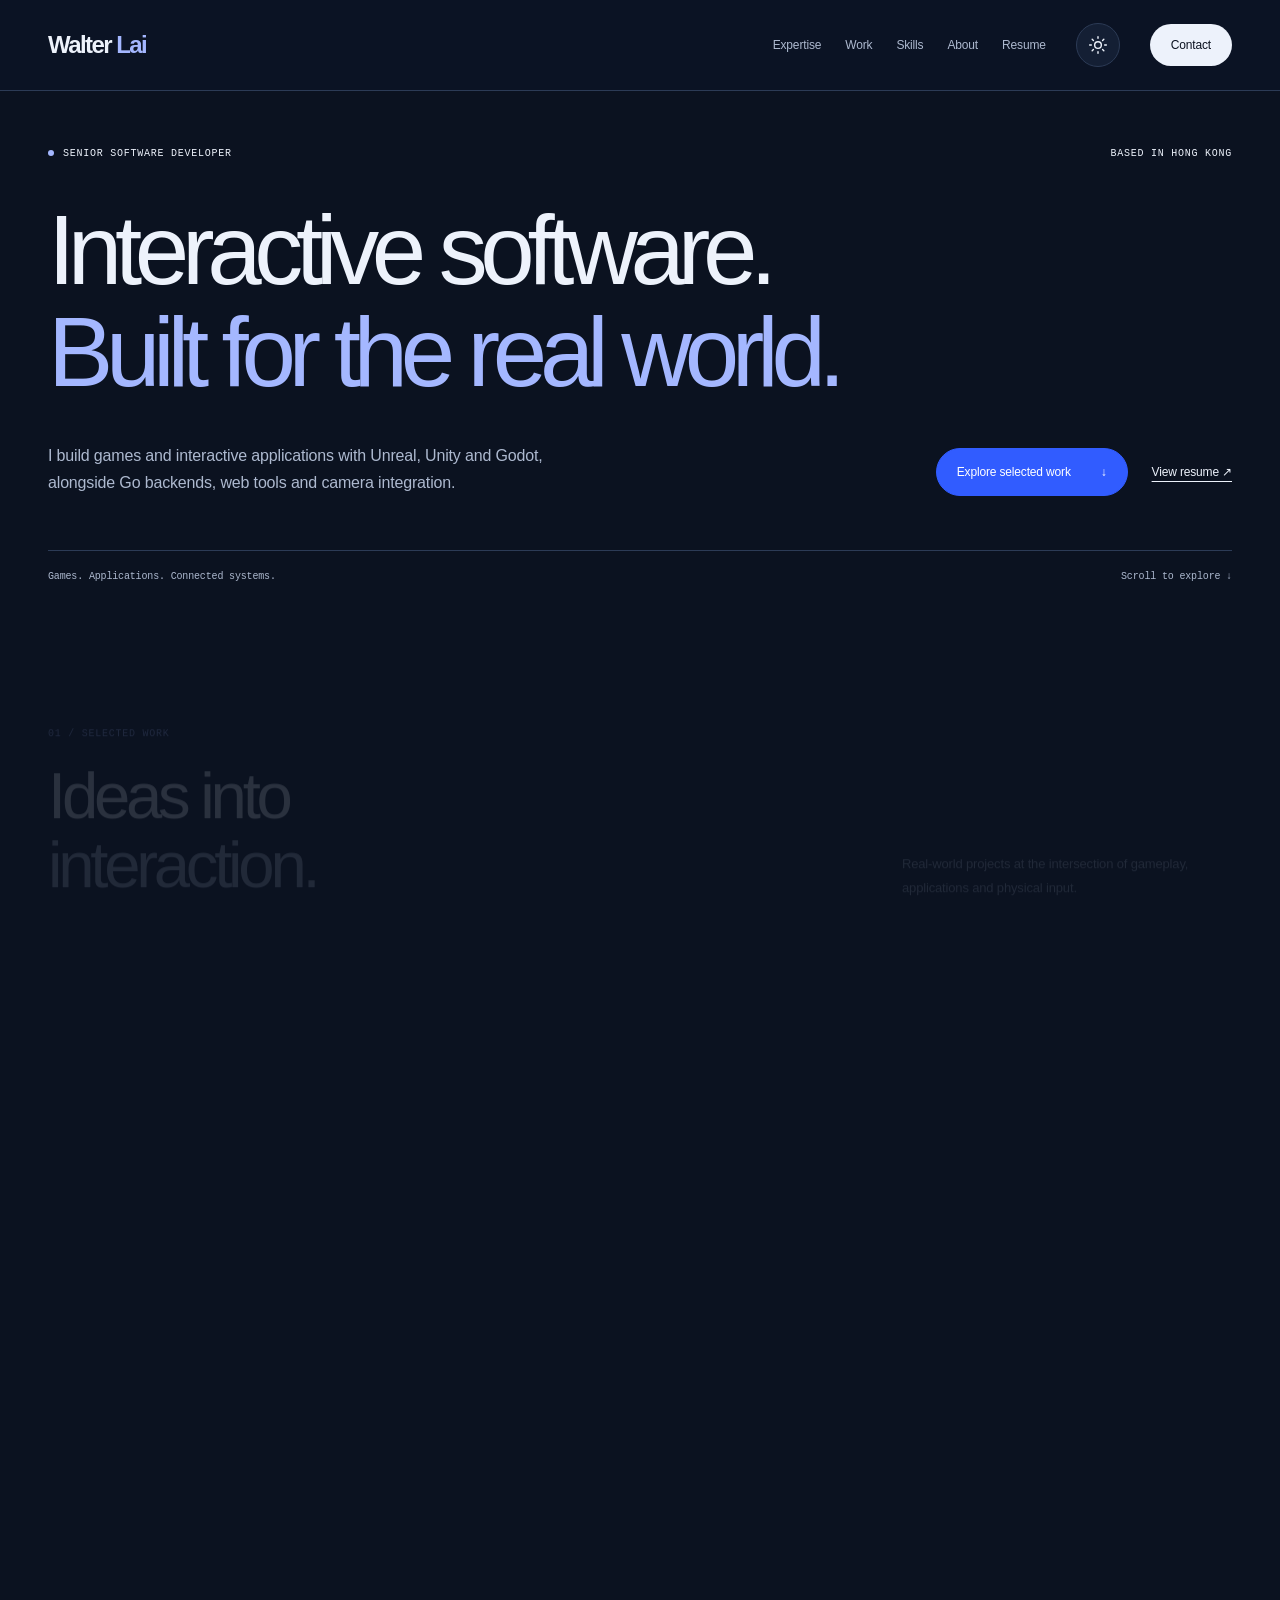
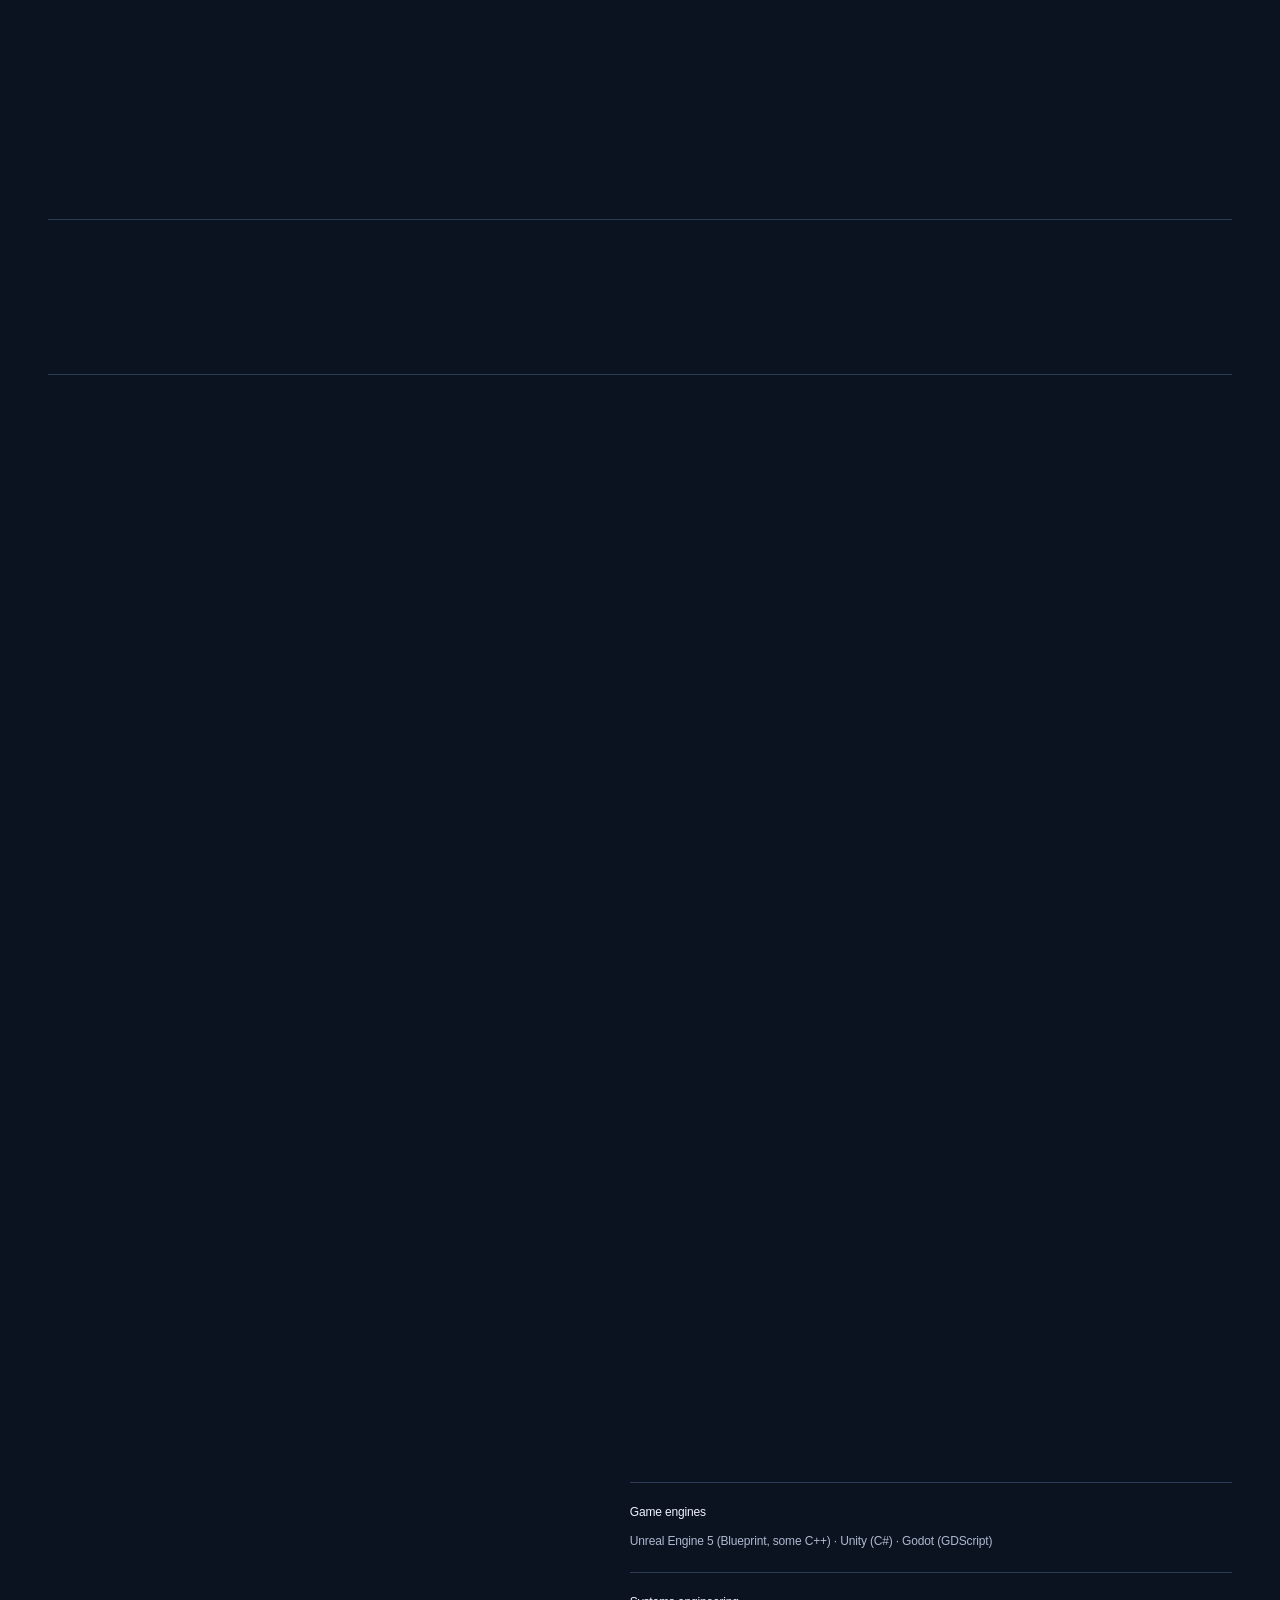
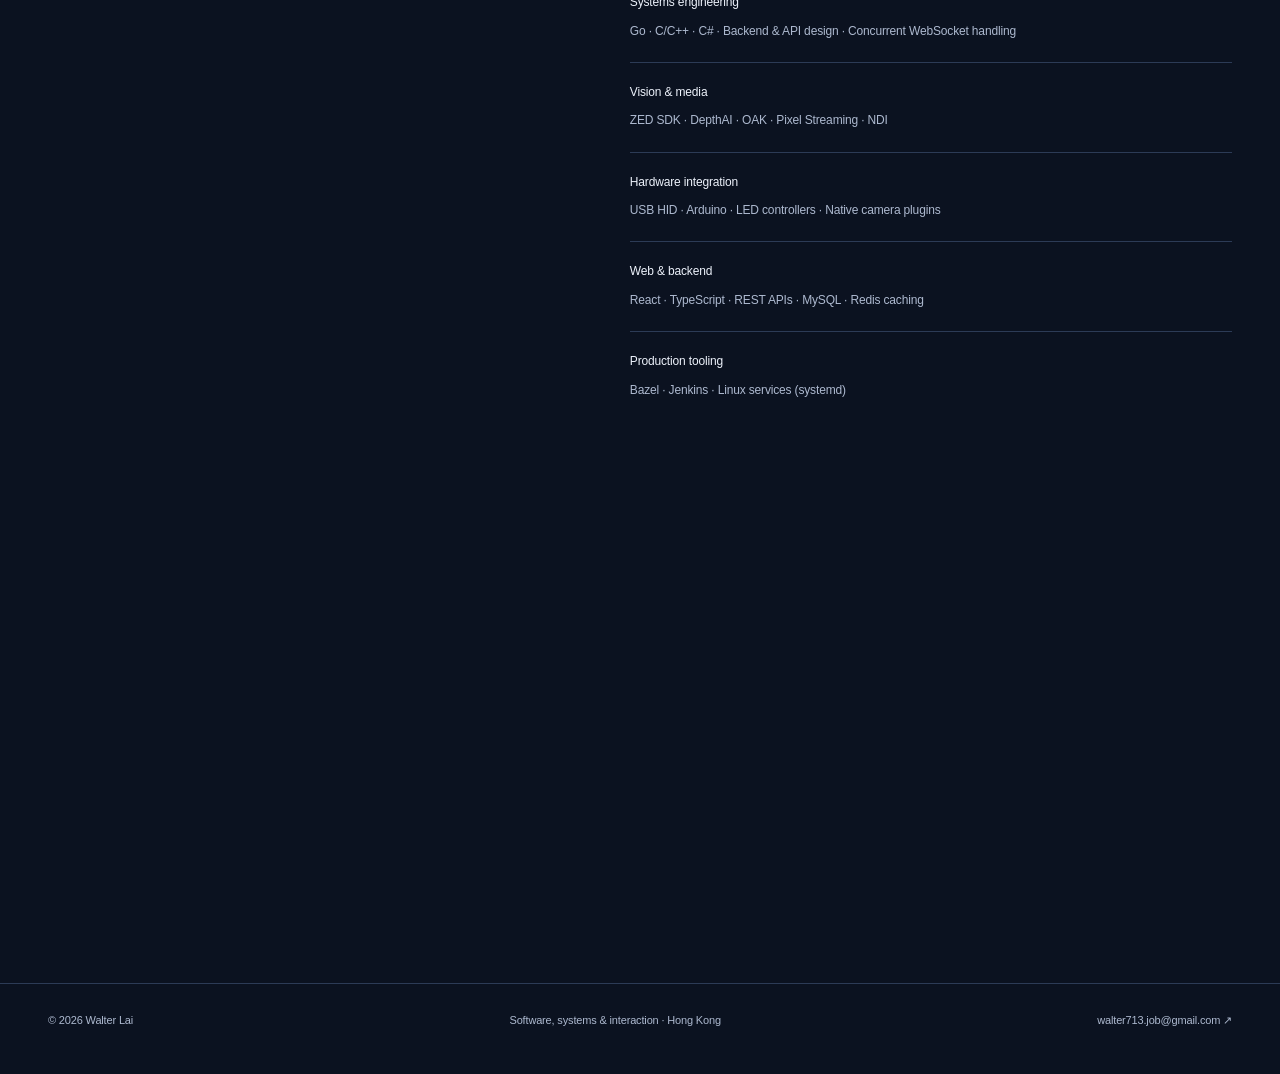
<file: index.html>
<!DOCTYPE html><html lang="en" data-theme="dark"> <head><meta charset="utf-8"><meta name="astro-view-transitions-enabled" content="true"><meta name="astro-view-transitions-fallback" content="animate"><meta name="viewport" content="width=device-width, initial-scale=1"><meta name="description" content="Walter Lai — Senior Software Developer in Hong Kong. Games, interactive experiences and full-stack software, with camera and device integration."><title>Walter Lai — Senior Software Developer</title><link rel="canonical" href="https://walterlcy713.github.io/"><link rel="icon" href="/favicon.svg" type="image/svg+xml"><meta name="theme-color" content="#0b1220"><script>
      (() => {
      // Apply the saved choice before the first paint; dark is the default.
      let savedTheme;
      try { savedTheme = localStorage.getItem('walter-theme'); } catch {}
      const initialTheme = savedTheme === 'light' ? 'light' : 'dark';
      document.documentElement.dataset.theme = initialTheme;
      document.querySelector('meta[name="theme-color"]')?.setAttribute('content', initialTheme === 'dark' ? '#0b1220' : '#f1f3f9');
      })();
    </script><meta property="og:type" content="website"><meta property="og:site_name" content="Walter Lai"><meta property="og:title" content="Walter Lai — Senior Software Developer"><meta property="og:description" content="Walter Lai — Senior Software Developer in Hong Kong. Games, interactive experiences and full-stack software, with camera and device integration."><meta property="og:image" content="https://walterlcy713.github.io/og.png"><meta property="og:url" content="https://walterlcy713.github.io/"><meta name="twitter:card" content="summary_large_image"><meta name="twitter:title" content="Walter Lai — Senior Software Developer"><meta name="twitter:description" content="Walter Lai — Senior Software Developer in Hong Kong. Games, interactive experiences and full-stack software, with camera and device integration."><meta name="twitter:image" content="https://walterlcy713.github.io/og.png"><link rel="stylesheet" href="/_astro/about.DPDpLYrP.css">
<link rel="stylesheet" href="/_astro/index.BxiJrt0i.css"><script type="module" src="/_astro/hoisted.BdZUMf7J.js"></script></head> <body> <a class="skip-link" href="#main">Skip to content</a> <header class="site-header"> <div class="site-width header-inner"> <a href="/" class="wordmark">Walter <span>Lai</span></a> <nav class="site-nav" aria-label="Main navigation"> <a href="/#expertise">Expertise</a><a href="/#work">Work</a><a href="/#skills">Skills</a><a href="/about/">About</a><a href="/resume/">Resume</a> </nav> <button class="theme-toggle" type="button" aria-label="Switch to light theme" title="Switch to light theme" hidden> <svg class="theme-sun" width="20" height="20" viewBox="0 0 24 24" fill="none" stroke="currentColor" stroke-width="1.7" stroke-linecap="round" aria-hidden="true"><circle cx="12" cy="12" r="4"></circle><path d="M12 2v2m0 16v2M2 12h2m16 0h2M5 5l1.5 1.5m11 11L19 19M5 19l1.5-1.5m11-11L19 5"></path></svg> <svg class="theme-moon" width="20" height="20" viewBox="0 0 24 24" fill="none" stroke="currentColor" stroke-width="1.7" stroke-linecap="round" stroke-linejoin="round" aria-hidden="true"><path d="M20.5 13.5A8.5 8.5 0 0 1 10.5 3.5a8.5 8.5 0 1 0 10 10Z"></path></svg> </button> <a class="header-contact" href="mailto:walter713.job@gmail.com">Contact</a> <details class="mobile-menu"><summary>Menu</summary><nav aria-label="Mobile navigation"><a href="/#expertise">Expertise</a><a href="/#work">Work</a><a href="/#skills">Skills</a><a href="/about/">About</a><a href="/resume/">Resume</a></nav></details> </div> </header> <main id="main" tabindex="-1"><section class="home-hero site-width"> <div class="motion-slot" data-motion-slot><div data-motion-item><div class="hero-meta"><p class="eyebrow"><span class="status-dot"></span>Senior Software Developer</p><p class="eyebrow">Based in Hong Kong</p></div><h1>Interactive software.<br><span>Built for the real world.</span></h1></div></div> <div class="motion-slot" data-motion-slot><div data-motion-item><div class="hero-bottom"><p>I build games and interactive applications with Unreal, Unity and Godot, alongside Go backends, web tools and camera integration.</p><div class="hero-actions"><a class="button button-primary" href="#work">Explore selected work <span aria-hidden="true">↓</span></a><a class="plain-link" href="/resume/">View resume ↗</a></div></div><div class="hero-baseline"><span>Games. Applications. Connected systems.</span><span>Scroll to explore ↓</span></div></div></div> </section> <section class="home-section site-width" id="work" aria-labelledby="work-heading"> <div class="motion-slot" data-motion-slot><div data-motion-item><div class="section-heading"><div><p class="eyebrow accent">01 / Selected work</p><h2 id="work-heading">Ideas into<br><span>interaction.</span></h2></div><p class="section-copy">Real-world projects at the intersection of gameplay, applications and physical input.</p></div></div></div> <div class="project-grid"> <div class="motion-slot" data-motion-slot><div data-motion-item> <article class="project-card" data-preview="Camera-tracked games"> <div class="project-media" data-preview-media> <a class="project-image-link" href="/projects/attraction-games/" aria-label="View Camera-tracked games"> <img src="/assets/hero-entrance-boxing.jpg" alt="Visitors playing the boxing game on the entrance LED wall" width="1280" height="720" loading="lazy" decoding="async"> <video muted playsinline loop preload="none" aria-label="Silent preview: Camera-tracked games" tabindex="-1"><source data-src="/assets/video/preview-boxing.mp4?v=992803018038" type="video/mp4"></video> <span class="project-topline"><span>01 / Interactive</span><span class="project-arrow" aria-hidden="true">↗</span></span> <span class="project-image-title">Studio City Macau</span> </a> <button class="preview-toggle" type="button" data-preview-toggle hidden aria-pressed="false" aria-label="Play preview: Camera-tracked games"><span data-preview-icon aria-hidden="true">▶</span><span data-preview-label>Play preview</span></button> </div> <div class="project-caption"><p class="eyebrow accent">Unreal Engine / Blueprint / C++ / ZED SDK</p><a href="/projects/attraction-games/"><h3>Camera-tracked games</h3><span aria-hidden="true">↗</span></a><p>Core Unreal gameplay, camera input and spectator-assisted interaction.</p></div> </article> </div></div><div class="motion-slot" data-motion-slot><div data-motion-item> <article class="project-card" data-preview="From visitor to virtual city"> <div class="project-media" data-preview-media> <a class="project-image-link" href="/projects/immersive-kiosk/" aria-label="View From visitor to virtual city"> <img src="/assets/kiosk-start-screen.jpg" alt="The kiosk start screen: Building Green Liveable City Together, with a start button per language" width="1280" height="720" loading="lazy" decoding="async"> <video muted playsinline loop preload="none" aria-label="Silent preview: From visitor to virtual city" tabindex="-1"><source data-src="/assets/video/preview-kiosk.mp4?v=a07f656459a7" type="video/mp4"></video> <span class="project-topline"><span>02 / Interactive</span><span class="project-arrow" aria-hidden="true">↗</span></span> <span class="project-image-title">Immersive-art attraction</span> </a> <button class="preview-toggle" type="button" data-preview-toggle hidden aria-pressed="false" aria-label="Play preview: From visitor to virtual city"><span data-preview-icon aria-hidden="true">▶</span><span data-preview-label>Play preview</span></button> </div> <div class="project-caption"><p class="eyebrow accent">Unity / C# / Go / WebSocket</p><a href="/projects/immersive-kiosk/"><h3>From visitor to virtual city</h3><span aria-hidden="true">↗</span></a><p>Unity visitor apps and a Go backend connecting registration to the Unreal show.</p></div> </article> </div></div><div class="motion-slot" data-motion-slot><div data-motion-item> <article class="project-card" data-preview="Software meets hardware"> <div class="project-media" data-preview-media> <a class="project-image-link" href="/projects/casino-edge/" aria-label="View Software meets hardware"> <img src="/assets/keypad-icon-montage.png" alt="Contact sheet of hundreds of dealer keypad button icons" width="1280" height="720" loading="lazy" decoding="async"> <video muted playsinline loop preload="none" aria-label="Silent preview: Software meets hardware" tabindex="-1"><source data-src="/assets/video/preview-keypad.mp4?v=59971ac485c2" type="video/mp4"></video> <span class="project-topline"><span>03 / Systems</span><span class="project-arrow" aria-hidden="true">↗</span></span> <span class="project-image-title">Dealer controls &amp; Go USB driver</span> </a> <button class="preview-toggle" type="button" data-preview-toggle hidden aria-pressed="false" aria-label="Play preview: Software meets hardware"><span data-preview-icon aria-hidden="true">▶</span><span data-preview-label>Play preview</span></button> </div> <div class="project-caption"><p class="eyebrow accent">Go / USB HID / usbmon / WebView2</p><a href="/projects/casino-edge/"><h3>Software meets hardware</h3><span aria-hidden="true">↗</span></a><p>Shared dealer-keypad logic and a production Go driver that resolved disconnect-detection conflicts.</p></div> </article> </div></div><div class="motion-slot" data-motion-slot><div data-motion-item> <article class="project-card" data-preview="Interactive artwork pitches"> <div class="project-media" data-preview-media> <a class="project-image-link" href="/projects/led-previs/" aria-label="View Interactive artwork pitches"> <img src="/assets/hero-mgm-spectacle.jpg" alt="The MGM Spectacle atrium in the Unreal pitch demo, its LED walls running" width="1280" height="720" loading="lazy" decoding="async"> <video muted playsinline loop preload="none" aria-label="Silent preview: Interactive artwork pitches" tabindex="-1"><source data-src="/assets/video/preview-artwork.mp4?v=83d441133ef7" type="video/mp4"></video> <span class="project-topline"><span>04 / Interactive</span><span class="project-arrow" aria-hidden="true">↗</span></span> <span class="project-image-title">Unreal artwork demos</span> </a> <button class="preview-toggle" type="button" data-preview-toggle hidden aria-pressed="false" aria-label="Play preview: Interactive artwork pitches"><span data-preview-icon aria-hidden="true">▶</span><span data-preview-label>Play preview</span></button> </div> <div class="project-caption"><p class="eyebrow accent">Unreal Engine / Pixel Streaming / MetaHuman / TypeScript</p><a href="/projects/led-previs/"><h3>Interactive artwork pitches</h3><span aria-hidden="true">↗</span></a><p>Three Unreal pitch demos with interaction, builds and packaging, using visuals produced by the art team.</p></div> </article> </div></div><div class="motion-slot" data-motion-slot><div data-motion-item> <article class="project-card"> <div class="project-media" data-preview-media> <a class="project-image-link" href="/projects/ocr-blackjack/" aria-label="View From cards to game state"> <img src="/assets/ocr-detection-overlay.png" alt="Card detections boxed on the test table, each hand annotated with its running total" width="1280" height="720" loading="lazy" decoding="async">  <span class="project-topline"><span>05 / Systems</span><span class="project-arrow" aria-hidden="true">↗</span></span> <span class="project-image-title">OCR monitoring tools</span> </a>  </div> <div class="project-caption"><p class="eyebrow accent">Go / React / WebSocket / Godot</p><a href="/projects/ocr-blackjack/"><h3>From cards to game state</h3><span aria-hidden="true">↗</span></a><p>Go game-state processing, React monitoring and Godot camera settings around a colleague’s OCR model, for internal testing.</p></div> </article> </div></div><div class="motion-slot" data-motion-slot><div data-motion-item> <article class="project-card" data-preview="Live data, on display"> <div class="project-media" data-preview-media> <a class="project-image-link" href="/projects/ndi-signage/" aria-label="View Live data, on display"> <img src="/assets/roulette-jackpot.jpg" alt="Roulette multiplier board animation frame" width="1280" height="720" loading="lazy" decoding="async"> <video muted playsinline loop preload="none" aria-label="Silent preview: Live data, on display" tabindex="-1"><source data-src="/assets/video/preview-godot.mp4?v=8c0b567dd208" type="video/mp4"></video> <span class="project-topline"><span>06 / Systems</span><span class="project-arrow" aria-hidden="true">↗</span></span> <span class="project-image-title">Godot displays &amp; NDI</span> </a> <button class="preview-toggle" type="button" data-preview-toggle hidden aria-pressed="false" aria-label="Play preview: Live data, on display"><span data-preview-icon aria-hidden="true">▶</span><span data-preview-label>Play preview</span></button> </div> <div class="project-caption"><p class="eyebrow accent">Godot 4 / GDScript / NDI / WebSocket</p><a href="/projects/ndi-signage/"><h3>Live data, on display</h3><span aria-hidden="true">↗</span></a><p>Godot UI and display logic for backend data, alongside NDI compositing and video-routing prototypes.</p></div> </article> </div></div><div class="motion-slot" data-motion-slot><div data-motion-item> <article class="project-card" data-preview="Camera input, in motion"> <div class="project-media" data-preview-media> <a class="project-image-link" href="/projects/camera-rnd/" aria-label="View Camera input, in motion"> <img src="/assets/hero-physics.jpg" alt="An Unreal physics scene with camera-driven collision objects" width="1280" height="720" loading="lazy" decoding="async"> <video muted playsinline loop preload="none" aria-label="Silent preview: Camera input, in motion" tabindex="-1"><source data-src="/assets/video/preview-camera.mp4?v=50c4e94742ee" type="video/mp4"></video> <span class="project-topline"><span>07 / R&amp;D</span><span class="project-arrow" aria-hidden="true">↗</span></span> <span class="project-image-title">Camera-driven Unreal prototypes</span> </a> <button class="preview-toggle" type="button" data-preview-toggle hidden aria-pressed="false" aria-label="Play preview: Camera input, in motion"><span data-preview-icon aria-hidden="true">▶</span><span data-preview-label>Play preview</span></button> </div> <div class="project-caption"><p class="eyebrow accent">DepthAI / OAK / Unreal Engine / Niagara</p><a href="/projects/camera-rnd/"><h3>Camera input, in motion</h3><span aria-hidden="true">↗</span></a><p>OAK camera integration for a physics scene I built and a water effect supplied by the art team.</p></div> </article> </div></div> </div> </section> <section class="proof site-width" aria-label="Career highlights"><div class="proof-grid"> <div class="motion-slot" data-motion-slot><div data-motion-item><a href="/about/"><p class="eyebrow">Experience</p><strong>Since 2011</strong><span>Games & software development</span></a></div></div> <div class="motion-slot" data-motion-slot><div data-motion-item><a href="/projects/attraction-games/"><p class="eyebrow">Interactive</p><strong>Camera-tracked</strong><span>Unreal games · Studio City Macau</span></a></div></div> <div class="motion-slot" data-motion-slot><div data-motion-item><a href="/projects/immersive-kiosk/"><p class="eyebrow">Applications</p><strong>Build &amp; support</strong><span>Unity apps · Go backend</span></a></div></div> <div class="motion-slot" data-motion-slot><div data-motion-item><a href="/projects/casino-edge/"><p class="eyebrow">Systems</p><strong>Dealer controls</strong><span>Keypads &amp; touchscreens</span></a></div></div> </div></section> <section class="home-section site-width" id="expertise" aria-labelledby="expertise-heading"> <div class="motion-slot" data-motion-slot><div data-motion-item><div class="section-heading"><div><p class="eyebrow accent">02 / Core expertise</p><h2 id="expertise-heading">What’s behind<br><span>the experience.</span></h2></div><p class="section-copy">Creative experiences need dependable engineering — across the application, the service and the physical input.</p></div></div></div> <div class="expertise-list"><div class="motion-slot" data-motion-slot><div data-motion-item><article><span class="index-number">01</span><div><h3>Interactive applications</h3><p>Game logic, visitor applications and interactive tools across Unreal, Unity and Godot.</p></div><p class="expertise-tools">Unreal / Blueprint · Unity / C# · Godot / GDScript</p></article></div></div><div class="motion-slot" data-motion-slot><div data-motion-item><article><span class="index-number">02</span><div><h3>Vision integration</h3><p>Camera SDK integration and data handling for gameplay input and live video pipelines.</p></div><p class="expertise-tools">ZED · DepthAI · OAK · Python</p></article></div></div><div class="motion-slot" data-motion-slot><div data-motion-item><article><span class="index-number">03</span><div><h3>Full-stack systems</h3><p>Go backends and Unity visitor apps, plus web tools for monitoring and streaming.</p></div><p class="expertise-tools">Go · React · TypeScript · WebSocket</p></article></div></div><div class="motion-slot" data-motion-slot><div data-motion-item><article><span class="index-number">04</span><div><h3>Hardware &amp; native code</h3><p>USB drivers, native camera integration and LED-control software.</p></div><p class="expertise-tools">USB HID · Go · C++ · Arduino</p></article></div></div></div> </section> <section class="home-section site-width" id="skills" aria-labelledby="skills-heading"> <div class="motion-slot" data-motion-slot><div data-motion-item><div class="section-heading"><div><p class="eyebrow accent">03 / Technical range</p><h2 id="skills-heading">The tools<br><span>behind the work.</span></h2></div></div></div></div> <div class="skills-layout"><div class="motion-slot" data-motion-slot><div data-motion-item><div><p class="skills-message">Game engines at the front.<br>Systems thinking underneath.</p><p class="skills-copy">My background spans gameplay and UI, backend services, native code and physical devices. I connect applications, services and devices to support interactive experiences.</p><a class="text-link" href="/about/">More about my approach ↗</a></div></div></div><dl class="skill-groups"><div class="skill-row"><dt>Game engines</dt><dd>Unreal Engine 5 (Blueprint, some C++) · Unity (C#) · Godot (GDScript)</dd></div><div class="skill-row"><dt>Systems engineering</dt><dd>Go · C/C++ · C# · Backend &amp; API design · Concurrent WebSocket handling</dd></div><div class="skill-row"><dt>Vision &amp; media</dt><dd>ZED SDK · DepthAI · OAK · Pixel Streaming · NDI</dd></div><div class="skill-row"><dt>Hardware integration</dt><dd>USB HID · Arduino · LED controllers · Native camera plugins</dd></div><div class="skill-row"><dt>Web &amp; backend</dt><dd>React · TypeScript · REST APIs · MySQL · Redis caching</dd></div><div class="skill-row"><dt>Production tooling</dt><dd>Bazel · Jenkins · Linux services (systemd)</dd></div></dl></div> <div class="motion-slot" data-motion-slot><div data-motion-item><div class="career-note"><p class="eyebrow">Current role / Nov 2023 – present</p><p>Senior Software Developer<br><span>idNerd Studio · Hong Kong</span></p><a class="plain-link" href="/resume/">Full career history ↗</a></div></div></div> </section> <div class="site-width"><div class="motion-slot" data-motion-slot><div data-motion-item> <section class="contact-section" aria-labelledby="contact-heading"> <div class="contact-callout"> <div> <p class="eyebrow">Let’s talk</p> <h2 id="contact-heading">Let’s talk about your team or project.</h2> <p>Get in touch about Senior Software Developer roles or project collaborations in games, interactive experiences and full-stack software.</p> </div> <a class="button" href="mailto:walter713.job@gmail.com">Email Walter →</a> </div> <div class="contact-links"> <a href="mailto:walter713.job@gmail.com">walter713.job@gmail.com</a> <div class="social-links"> <a href="/resume/">Resume</a> <a href="https://www.linkedin.com/in/walter-lai-03a756169/" target="_blank" rel="noopener noreferrer">LinkedIn ↗</a> <a href="https://github.com/walterlcy713" target="_blank" rel="noopener noreferrer">GitHub ↗</a> </div> </div> </section> </div></div></div></main> <footer class="site-footer"> <div class="site-width footer-inner"> <span>© 2026 Walter Lai</span> <span>Software, systems & interaction · Hong Kong</span> <a href="mailto:walter713.job@gmail.com">walter713.job@gmail.com ↗</a> </div> </footer>   </body> </html>
</file>
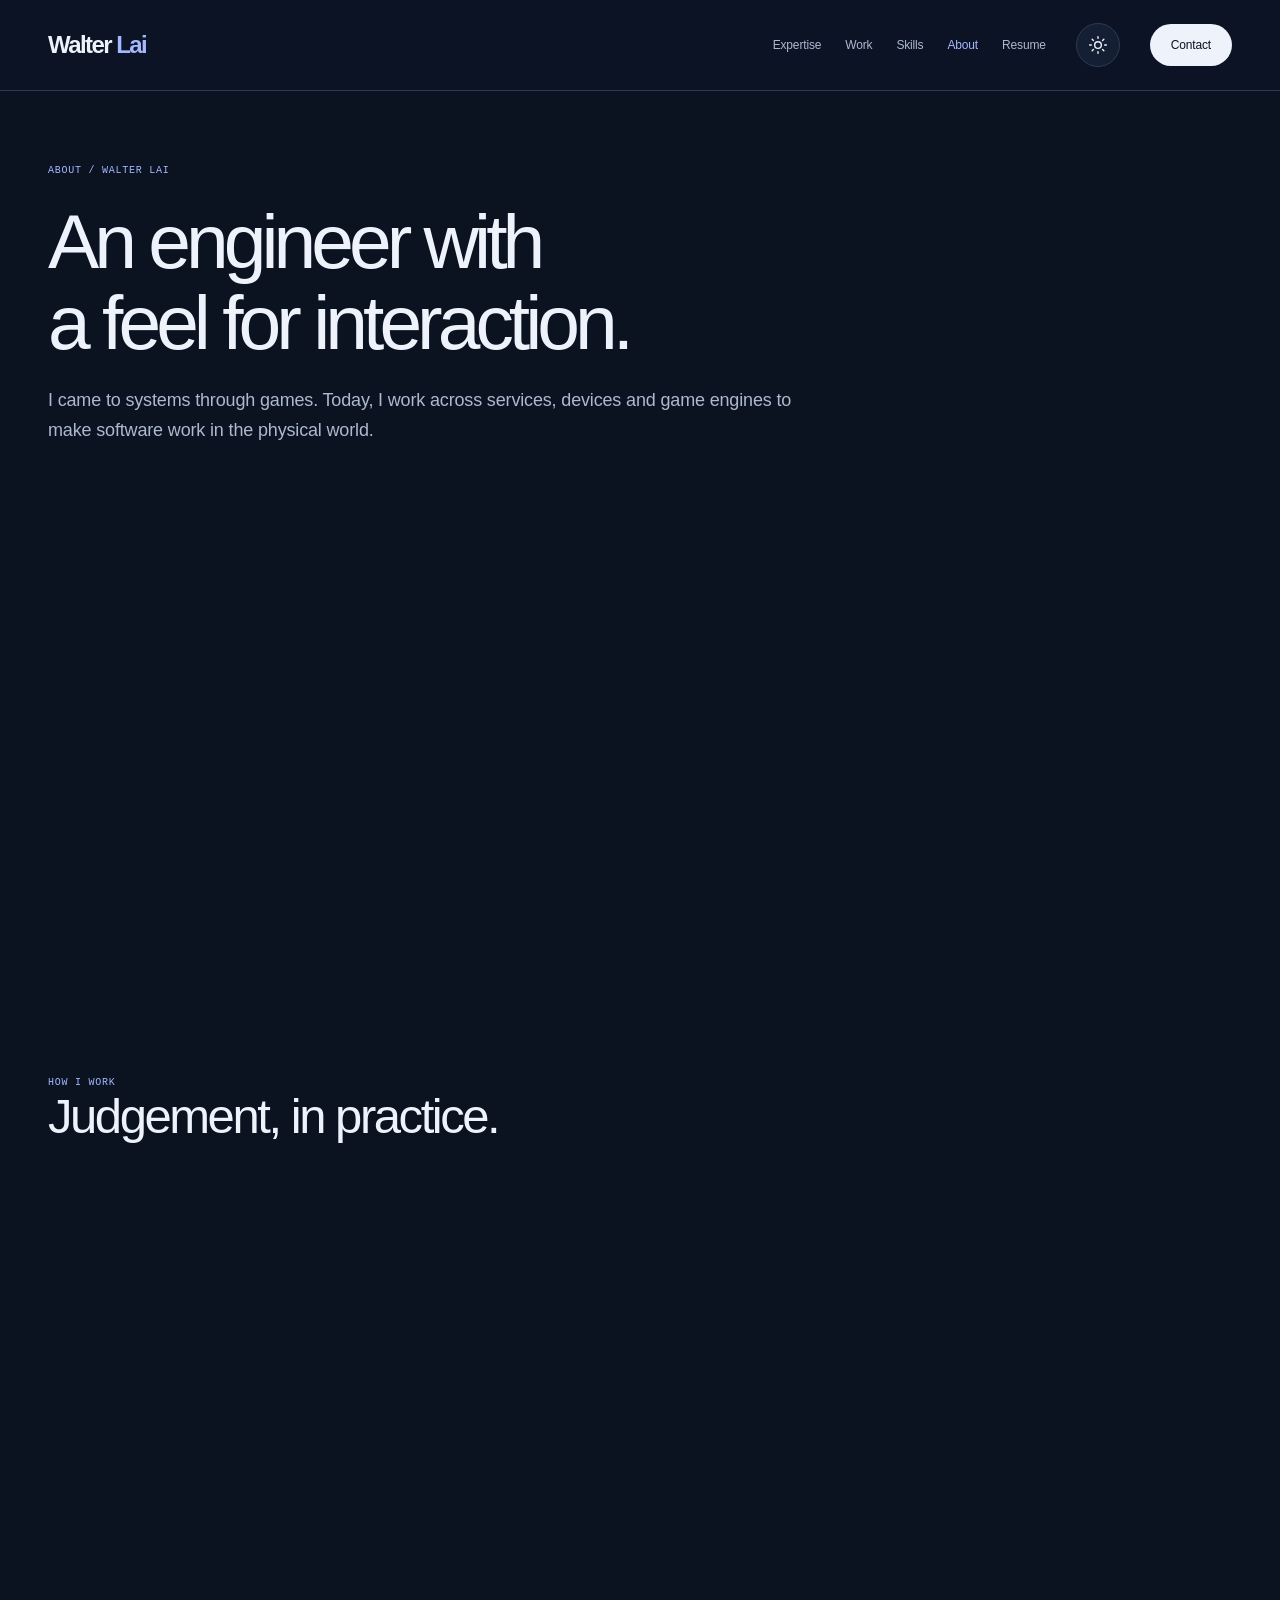
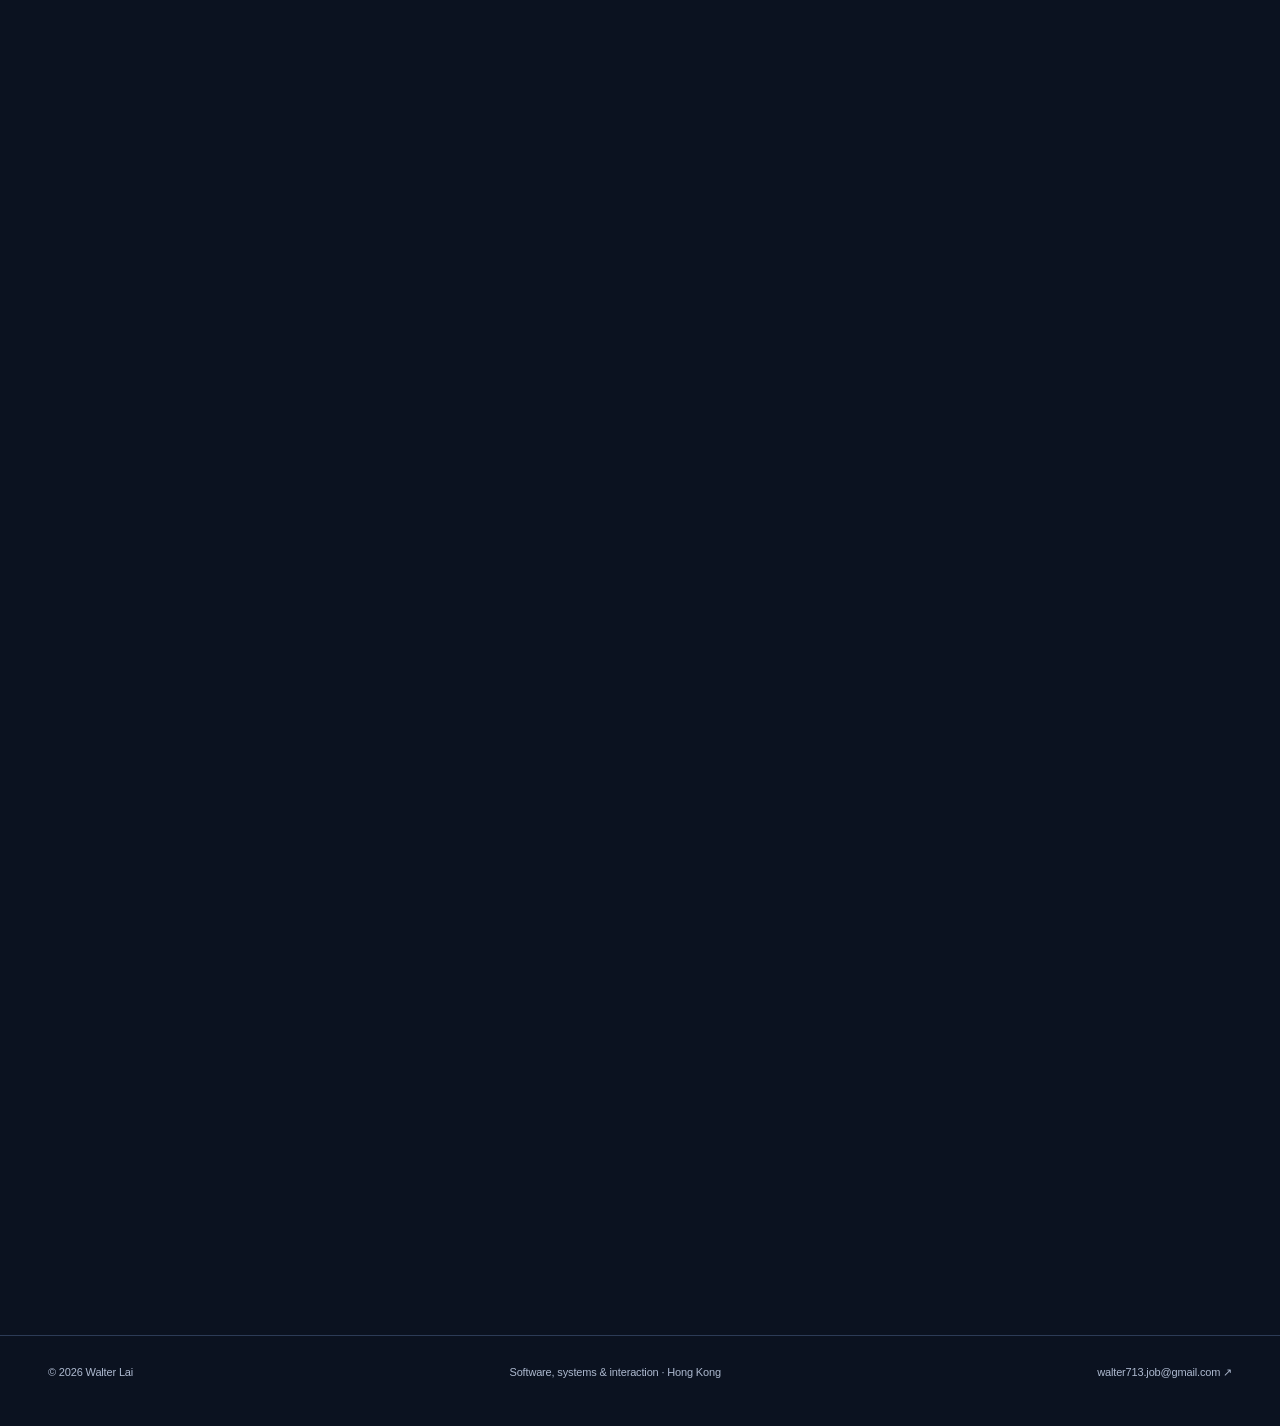
<file: about/index.html>
<!DOCTYPE html><html lang="en" data-theme="dark"> <head><meta charset="utf-8"><meta name="astro-view-transitions-enabled" content="true"><meta name="astro-view-transitions-fallback" content="animate"><meta name="viewport" content="width=device-width, initial-scale=1"><meta name="description" content="Hong Kong software developer working across Go systems, hardware and interactive experiences. Professional background, engineering approach and technical skills."><title>About — Walter Lai</title><link rel="canonical" href="https://walterlcy713.github.io/about/"><link rel="icon" href="/favicon.svg" type="image/svg+xml"><meta name="theme-color" content="#0b1220"><script>
      (() => {
      // Apply the saved choice before the first paint; dark is the default.
      let savedTheme;
      try { savedTheme = localStorage.getItem('walter-theme'); } catch {}
      const initialTheme = savedTheme === 'light' ? 'light' : 'dark';
      document.documentElement.dataset.theme = initialTheme;
      document.querySelector('meta[name="theme-color"]')?.setAttribute('content', initialTheme === 'dark' ? '#0b1220' : '#f1f3f9');
      })();
    </script><meta property="og:type" content="website"><meta property="og:site_name" content="Walter Lai"><meta property="og:title" content="About — Walter Lai"><meta property="og:description" content="Hong Kong software developer working across Go systems, hardware and interactive experiences. Professional background, engineering approach and technical skills."><meta property="og:image" content="https://walterlcy713.github.io/og.png"><meta property="og:url" content="https://walterlcy713.github.io/about/"><meta name="twitter:card" content="summary_large_image"><meta name="twitter:title" content="About — Walter Lai"><meta name="twitter:description" content="Hong Kong software developer working across Go systems, hardware and interactive experiences. Professional background, engineering approach and technical skills."><meta name="twitter:image" content="https://walterlcy713.github.io/og.png"><link rel="stylesheet" href="/_astro/about.DPDpLYrP.css">
<style>.about-story[data-astro-cid-kh7btl4r]{display:grid;grid-template-columns:1fr 1.35fr;gap:5rem;border-top:1px solid var(--line);padding-block:3rem}.about-story[data-astro-cid-kh7btl4r] h2[data-astro-cid-kh7btl4r],.skills-section[data-astro-cid-kh7btl4r] h2[data-astro-cid-kh7btl4r]{font-size:clamp(2rem,3.6vw,3.2rem);font-weight:500;letter-spacing:-.055em;line-height:1.15;margin-top:1rem}.location[data-astro-cid-kh7btl4r]{font-size:.8rem;color:var(--muted);line-height:1.9;margin-top:2rem}.story-copy[data-astro-cid-kh7btl4r] p[data-astro-cid-kh7btl4r]{font-size:1.03rem;color:var(--muted);line-height:1.9;margin-bottom:1.4rem}.story-copy[data-astro-cid-kh7btl4r] strong[data-astro-cid-kh7btl4r]{color:var(--ink);font-weight:600}.story-copy[data-astro-cid-kh7btl4r] .button[data-astro-cid-kh7btl4r]{margin-top:.5rem}.approach-section[data-astro-cid-kh7btl4r]{margin-top:3rem}.approach-grid[data-astro-cid-kh7btl4r]{display:grid;grid-template-columns:repeat(3,1fr);gap:2rem}.approach-grid[data-astro-cid-kh7btl4r] article[data-astro-cid-kh7btl4r]{border-top:1px solid var(--line);padding:24px 0;height:100%;display:flex;flex-direction:column;align-items:start}.approach-grid[data-astro-cid-kh7btl4r] h3[data-astro-cid-kh7btl4r]{font-size:1.3rem;letter-spacing:-.025em;font-weight:550;margin-block:1rem .7rem}.approach-grid[data-astro-cid-kh7btl4r] article[data-astro-cid-kh7btl4r]>p[data-astro-cid-kh7btl4r]:not(.eyebrow){font-size:.9rem;color:var(--muted);line-height:1.85;margin-bottom:1.5rem}.approach-grid[data-astro-cid-kh7btl4r] .text-link[data-astro-cid-kh7btl4r]{margin-top:auto;font-size:.75rem}.skills-section[data-astro-cid-kh7btl4r]{margin-top:5rem;display:grid;grid-template-columns:1fr 1.35fr;gap:5rem;padding-top:3rem;border-top:1px solid var(--line)}.skills-section[data-astro-cid-kh7btl4r] dl[data-astro-cid-kh7btl4r]>div[data-astro-cid-kh7btl4r]{border-top:1px solid var(--line);padding:20px 0}.skills-section[data-astro-cid-kh7btl4r] dt[data-astro-cid-kh7btl4r]{font-size:.8rem;font-weight:600;margin-bottom:.5rem}.skills-section[data-astro-cid-kh7btl4r] dd[data-astro-cid-kh7btl4r]{color:var(--muted);font-size:.86rem;line-height:1.85}.workflow[data-astro-cid-kh7btl4r]{display:grid;grid-template-columns:1fr 1.35fr;gap:5rem;padding-block:2.5rem;border-top:1px solid var(--line);margin-top:4rem}.workflow[data-astro-cid-kh7btl4r] h2[data-astro-cid-kh7btl4r]{font-size:1.7rem;letter-spacing:-.04em;font-weight:550;margin-top:.8rem}.workflow[data-astro-cid-kh7btl4r] div[data-astro-cid-kh7btl4r]>p[data-astro-cid-kh7btl4r]:not(.eyebrow){color:var(--muted);line-height:1.85;font-size:.88rem}.workflow[data-astro-cid-kh7btl4r] div[data-astro-cid-kh7btl4r]>p[data-astro-cid-kh7btl4r]+p[data-astro-cid-kh7btl4r]{margin-top:1rem}@media (max-width: 760px){.about-story[data-astro-cid-kh7btl4r],.skills-section[data-astro-cid-kh7btl4r],.workflow[data-astro-cid-kh7btl4r]{grid-template-columns:1fr;gap:2rem}.approach-grid[data-astro-cid-kh7btl4r]{grid-template-columns:1fr}.workflow[data-astro-cid-kh7btl4r]{padding:1.5rem}}
</style><script type="module" src="/_astro/hoisted.BdZUMf7J.js"></script></head> <body> <a class="skip-link" href="#main">Skip to content</a> <header class="site-header"> <div class="site-width header-inner"> <a href="/" class="wordmark">Walter <span>Lai</span></a> <nav class="site-nav" aria-label="Main navigation"> <a href="/#expertise">Expertise</a><a href="/#work">Work</a><a href="/#skills">Skills</a><a href="/about/" aria-current="page">About</a><a href="/resume/">Resume</a> </nav> <button class="theme-toggle" type="button" aria-label="Switch to light theme" title="Switch to light theme" hidden> <svg class="theme-sun" width="20" height="20" viewBox="0 0 24 24" fill="none" stroke="currentColor" stroke-width="1.7" stroke-linecap="round" aria-hidden="true"><circle cx="12" cy="12" r="4"></circle><path d="M12 2v2m0 16v2M2 12h2m16 0h2M5 5l1.5 1.5m11 11L19 19M5 19l1.5-1.5m11-11L19 5"></path></svg> <svg class="theme-moon" width="20" height="20" viewBox="0 0 24 24" fill="none" stroke="currentColor" stroke-width="1.7" stroke-linecap="round" stroke-linejoin="round" aria-hidden="true"><path d="M20.5 13.5A8.5 8.5 0 0 1 10.5 3.5a8.5 8.5 0 1 0 10 10Z"></path></svg> </button> <a class="header-contact" href="mailto:walter713.job@gmail.com">Contact</a> <details class="mobile-menu"><summary>Menu</summary><nav aria-label="Mobile navigation"><a href="/#expertise">Expertise</a><a href="/#work">Work</a><a href="/#skills">Skills</a><a href="/about/">About</a><a href="/resume/">Resume</a></nav></details> </div> </header> <main id="main" class="site-width" tabindex="-1"> <div class="motion-slot" data-motion-slot><div data-motion-item><header class="page-intro" data-astro-cid-kh7btl4r><p class="eyebrow accent" data-astro-cid-kh7btl4r>About / Walter Lai</p><h1 data-astro-cid-kh7btl4r>An engineer with<br data-astro-cid-kh7btl4r>a feel for interaction.</h1><p class="lede" data-astro-cid-kh7btl4r>I came to systems through games. Today, I work across services, devices and game engines to make software work in the physical world.</p></header></div></div> <div class="motion-slot" data-motion-slot><div data-motion-item><section class="about-story" aria-labelledby="background-heading" data-astro-cid-kh7btl4r> <div data-astro-cid-kh7btl4r><p class="eyebrow accent" data-astro-cid-kh7btl4r>The background</p><h2 id="background-heading" data-astro-cid-kh7btl4r>From game UI<br data-astro-cid-kh7btl4r>to connected systems.</h2><p class="location" data-astro-cid-kh7btl4r>Hong Kong<br data-astro-cid-kh7btl4r>Cantonese — fluent<br data-astro-cid-kh7btl4r>Mandarin — conversational<br data-astro-cid-kh7btl4r>English — working language<br data-astro-cid-kh7btl4r>Japanese — basic · JLPT N4 certified</p></div> <div class="story-copy" data-astro-cid-kh7btl4r> <p data-astro-cid-kh7btl4r>I’m a Senior Software Developer at <strong data-astro-cid-kh7btl4r>idNerd Studio Ltd.</strong> in Hong Kong, building software for gaming platforms and location-based entertainment since November 2023.</p> <p data-astro-cid-kh7btl4r>My work spans Go backends, React operator tools, USB device protocols, native camera plugins and interactive applications in Unreal, Unity and Godot. I’ve built systems deployed in live venues, alongside internal tools, client-pitch demos and research prototypes.</p> <p data-astro-cid-kh7btl4r>I started in 2011 with C++ and Lua game interfaces. My experience has since grown to include Unity applications, backend services and web applications. That background helps me move between the system behind an experience and what someone actually sees and uses.</p> <a class="button button-primary" href="/resume/" data-astro-cid-kh7btl4r>Full career history <span aria-hidden="true" data-astro-cid-kh7btl4r>↗</span></a> </div> </section> </div></div> <section class="approach-section" aria-labelledby="approach-heading" data-astro-cid-kh7btl4r> <p class="eyebrow accent" data-astro-cid-kh7btl4r>How I work</p><div class="section-heading" data-astro-cid-kh7btl4r><h2 id="approach-heading" data-astro-cid-kh7btl4r>Judgement, in practice.</h2></div> <div class="approach-grid" data-astro-cid-kh7btl4r><div class="motion-slot" data-motion-slot><div data-motion-item><article data-astro-cid-kh7btl4r><p class="eyebrow accent" data-astro-cid-kh7btl4r>01</p><h3 data-astro-cid-kh7btl4r>Investigate across software and hardware</h3><p data-astro-cid-kh7btl4r>During kiosk troubleshooting, I deployed a native camera plugin as an alternative to Unity’s webcam layer. It brought some improvement, but persistent crashes were ultimately traced to a cable on one of two machines with the same setup.</p><a class="text-link" href="/projects/immersive-kiosk/" data-astro-cid-kh7btl4r>The kiosk troubleshooting story ↗</a></article></div></div><div class="motion-slot" data-motion-slot><div data-motion-item><article data-astro-cid-kh7btl4r><p class="eyebrow accent" data-astro-cid-kh7btl4r>02</p><h3 data-astro-cid-kh7btl4r>Work across disciplines</h3><p data-astro-cid-kh7btl4r>Wrote most of the Unreal gameplay for Studio City’s motion games and coordinated supporting work across a five-person development team. Shared art-team coordination with another Unreal developer, including Blender-to-Unreal model and animation integration.</p><a class="text-link" href="/projects/attraction-games/" data-astro-cid-kh7btl4r>The Studio City installation ↗</a></article></div></div><div class="motion-slot" data-motion-slot><div data-motion-item><article data-astro-cid-kh7btl4r><p class="eyebrow accent" data-astro-cid-kh7btl4r>03</p><h3 data-astro-cid-kh7btl4r>Build for the next developer</h3><p data-astro-cid-kh7btl4r>Refactored the keypad subsystem into reusable modules and created AI-assisted developer documentation for leave cover. Handed over video-routing and LED systems; continue to maintain the visitor-kiosk stack through occasional updates and remote support.</p><a class="text-link" href="/projects/immersive-kiosk/" data-astro-cid-kh7btl4r>Development &amp; ongoing support ↗</a></article></div></div></div> </section> <div class="motion-slot" data-motion-slot><div data-motion-item><section class="skills-section" aria-labelledby="skills-heading" data-astro-cid-kh7btl4r><div data-astro-cid-kh7btl4r><p class="eyebrow accent" data-astro-cid-kh7btl4r>Technical range</p><h2 id="skills-heading" data-astro-cid-kh7btl4r>The tools<br data-astro-cid-kh7btl4r>behind the work.</h2></div><dl data-astro-cid-kh7btl4r><div data-astro-cid-kh7btl4r><dt data-astro-cid-kh7btl4r>Languages</dt><dd data-astro-cid-kh7btl4r>Go · C# · C/C++ · GDScript · TypeScript/JavaScript · Python</dd></div><div data-astro-cid-kh7btl4r><dt data-astro-cid-kh7btl4r>Backend &amp; real-time</dt><dd data-astro-cid-kh7btl4r>WebSocket · MySQL · Redis caching · REST APIs · JWT client integration</dd></div><div data-astro-cid-kh7btl4r><dt data-astro-cid-kh7btl4r>Engines</dt><dd data-astro-cid-kh7btl4r>Unreal Engine (primarily Blueprint, some C++) · Unity (C#) · Godot (GDScript)</dd></div><div data-astro-cid-kh7btl4r><dt data-astro-cid-kh7btl4r>Hardware &amp; native</dt><dd data-astro-cid-kh7btl4r>USB HID · cgo/C++ SDK integration · Serial communication · Arduino · BlinkStick · RFID and magnetic-stripe login integration · Native camera plugins · ZED/OAK cameras</dd></div><div data-astro-cid-kh7btl4r><dt data-astro-cid-kh7btl4r>Vision &amp; media</dt><dd data-astro-cid-kh7btl4r>DepthAI · OAK · ZED SDK · NDI · Pixel Streaming · MetaHuman</dd></div><div data-astro-cid-kh7btl4r><dt data-astro-cid-kh7btl4r>Web &amp; delivery</dt><dd data-astro-cid-kh7btl4r>React (AI-assisted development) · Linux service setup &amp; troubleshooting (systemd) · Bazel · Jenkins · Docker Compose (basic familiarity)</dd></div></dl></section> </div></div> <div class="motion-slot" data-motion-slot><div data-motion-item><section class="workflow" aria-labelledby="workflow-heading" data-astro-cid-kh7btl4r><div data-astro-cid-kh7btl4r><p class="eyebrow accent" data-astro-cid-kh7btl4r>Development workflow</p><h2 id="workflow-heading" data-astro-cid-kh7btl4r>AI-assisted engineering.</h2></div><div data-astro-cid-kh7btl4r><p data-astro-cid-kh7btl4r>I use coding agents to develop OCR monitoring and Pixel Streaming tools, dealer-app features, USB drivers and native camera integration. For the OCR system, I define requirements, data structures and APIs, guide implementation, integrate applications, and handle debugging, testing and deployment.</p><p data-astro-cid-kh7btl4r>Most production repositories are private. These case studies use cleared screenshots, footage and redrawn diagrams to explain my contribution, engineering decisions and outcomes.</p></div></section> </div></div> <div class="motion-slot" data-motion-slot><div data-motion-item> <section class="contact-section" aria-labelledby="contact-heading"> <div class="contact-callout"> <div> <p class="eyebrow">Let’s talk</p> <h2 id="contact-heading">Let’s talk about your team or project.</h2> <p>Get in touch about Senior Software Developer roles or project collaborations in games, interactive experiences and full-stack software.</p> </div> <a class="button" href="mailto:walter713.job@gmail.com">Email Walter →</a> </div> <div class="contact-links"> <a href="mailto:walter713.job@gmail.com">walter713.job@gmail.com</a> <div class="social-links"> <a href="/resume/">Resume</a> <a href="https://www.linkedin.com/in/walter-lai-03a756169/" target="_blank" rel="noopener noreferrer">LinkedIn ↗</a> <a href="https://github.com/walterlcy713" target="_blank" rel="noopener noreferrer">GitHub ↗</a> </div> </div> </section> </div></div> </main> <footer class="site-footer"> <div class="site-width footer-inner"> <span>© 2026 Walter Lai</span> <span>Software, systems & interaction · Hong Kong</span> <a href="mailto:walter713.job@gmail.com">walter713.job@gmail.com ↗</a> </div> </footer>   </body> </html>
</file>
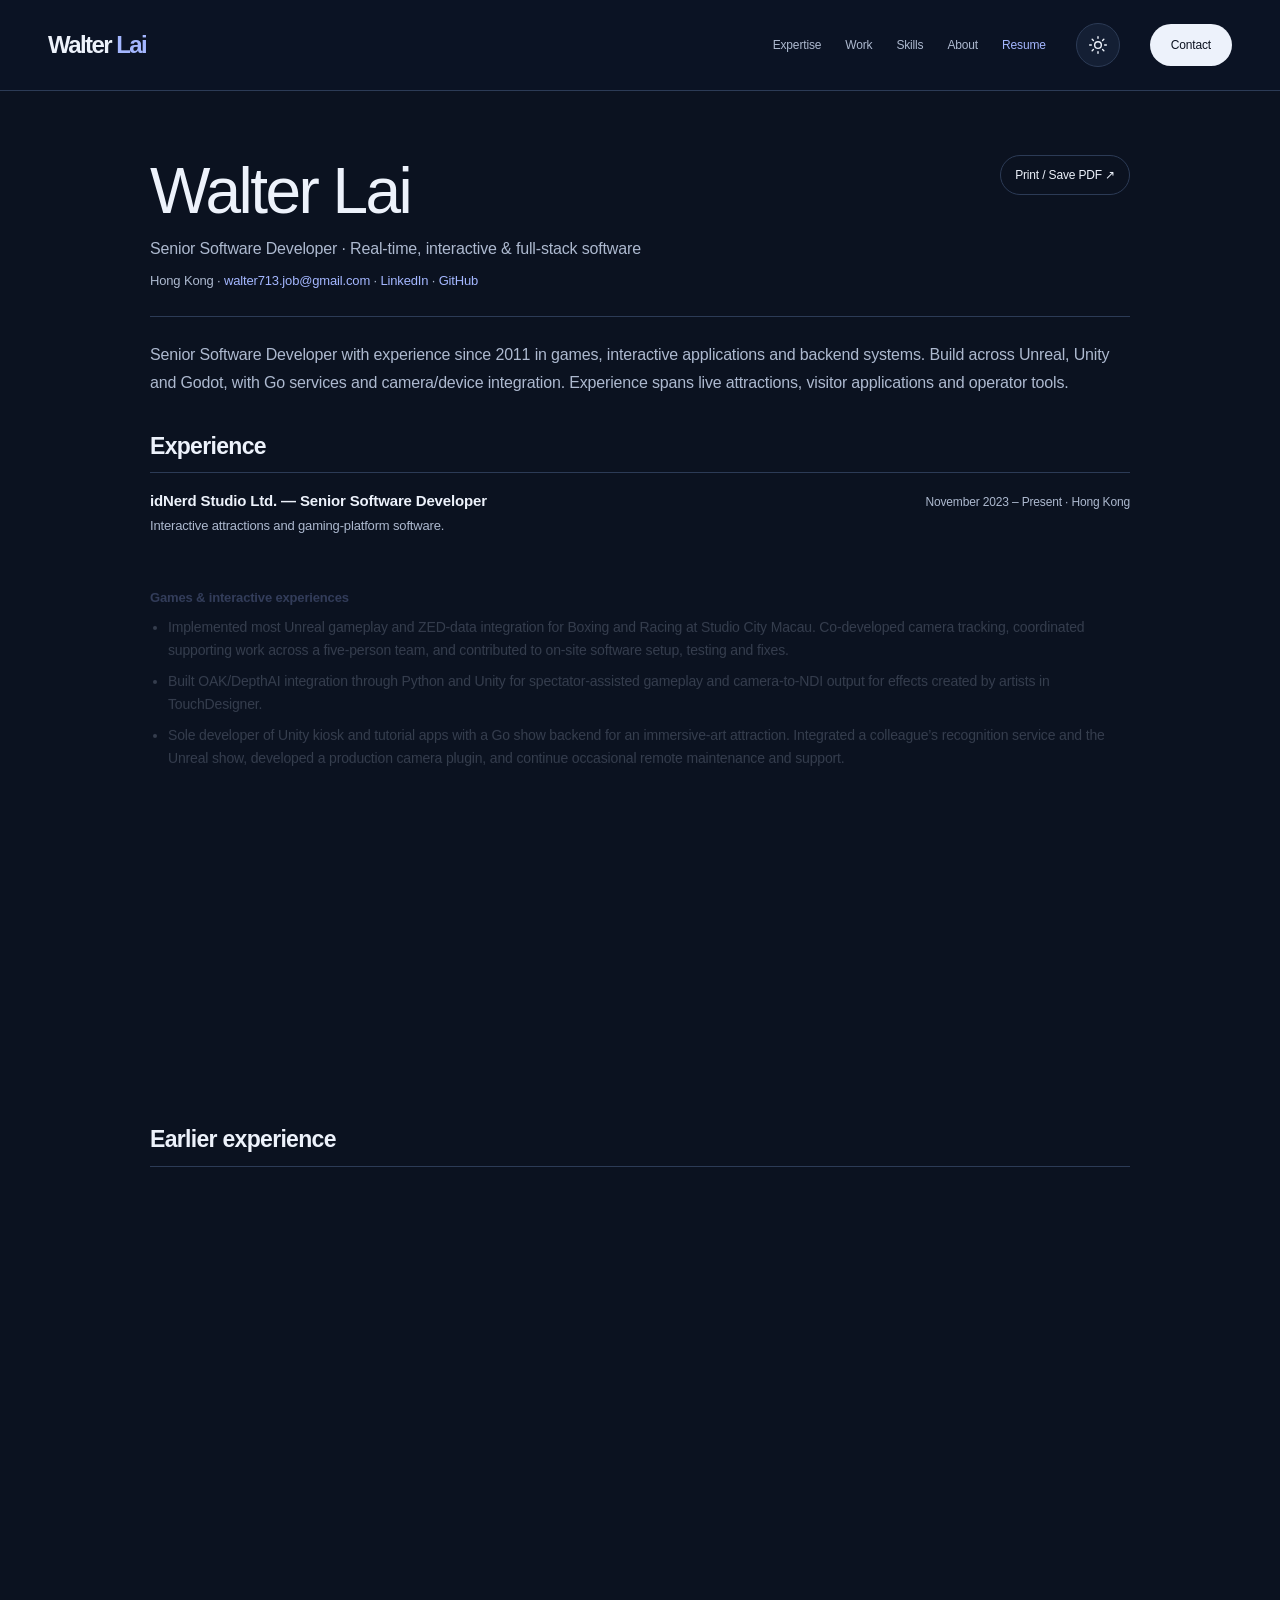
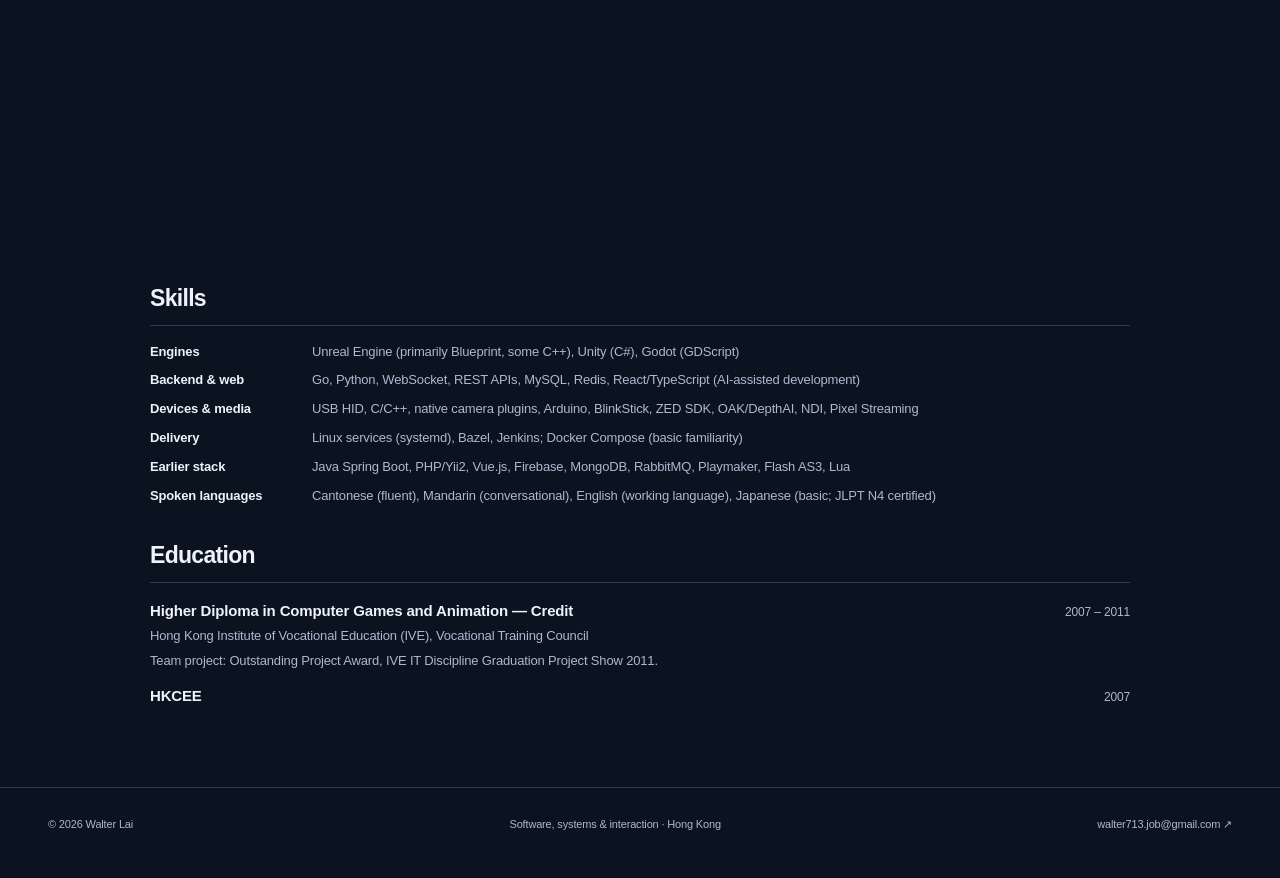
<file: resume/index.html>
<!DOCTYPE html><html lang="en" data-theme="dark"> <head><meta charset="utf-8"><meta name="astro-view-transitions-enabled" content="true"><meta name="astro-view-transitions-fallback" content="animate"><meta name="viewport" content="width=device-width, initial-scale=1"><meta name="description" content="Walter Lai — Senior Software Developer in Hong Kong. Games, interactive experiences and full-stack software, with camera and device integration."><title>Resume — Walter Lai</title><link rel="canonical" href="https://walterlcy713.github.io/resume/"><link rel="icon" href="/favicon.svg" type="image/svg+xml"><meta name="theme-color" content="#0b1220"><script>
      (() => {
      // Apply the saved choice before the first paint; dark is the default.
      let savedTheme;
      try { savedTheme = localStorage.getItem('walter-theme'); } catch {}
      const initialTheme = savedTheme === 'light' ? 'light' : 'dark';
      document.documentElement.dataset.theme = initialTheme;
      document.querySelector('meta[name="theme-color"]')?.setAttribute('content', initialTheme === 'dark' ? '#0b1220' : '#f1f3f9');
      })();
    </script><meta property="og:type" content="website"><meta property="og:site_name" content="Walter Lai"><meta property="og:title" content="Resume — Walter Lai"><meta property="og:description" content="Walter Lai — Senior Software Developer in Hong Kong. Games, interactive experiences and full-stack software, with camera and device integration."><meta property="og:image" content="https://walterlcy713.github.io/og.png"><meta property="og:url" content="https://walterlcy713.github.io/resume/"><meta name="twitter:card" content="summary_large_image"><meta name="twitter:title" content="Resume — Walter Lai"><meta name="twitter:description" content="Walter Lai — Senior Software Developer in Hong Kong. Games, interactive experiences and full-stack software, with camera and device integration."><meta name="twitter:image" content="https://walterlcy713.github.io/og.png"><link rel="stylesheet" href="/_astro/about.DPDpLYrP.css">
<link rel="stylesheet" href="/_astro/resume.CWvoj7dD.css"><script type="module" src="/_astro/hoisted.BdZUMf7J.js"></script></head> <body> <a class="skip-link" href="#main">Skip to content</a> <header class="site-header"> <div class="site-width header-inner"> <a href="/" class="wordmark">Walter <span>Lai</span></a> <nav class="site-nav" aria-label="Main navigation"> <a href="/#expertise">Expertise</a><a href="/#work">Work</a><a href="/#skills">Skills</a><a href="/about/">About</a><a href="/resume/" aria-current="page">Resume</a> </nav> <button class="theme-toggle" type="button" aria-label="Switch to light theme" title="Switch to light theme" hidden> <svg class="theme-sun" width="20" height="20" viewBox="0 0 24 24" fill="none" stroke="currentColor" stroke-width="1.7" stroke-linecap="round" aria-hidden="true"><circle cx="12" cy="12" r="4"></circle><path d="M12 2v2m0 16v2M2 12h2m16 0h2M5 5l1.5 1.5m11 11L19 19M5 19l1.5-1.5m11-11L19 5"></path></svg> <svg class="theme-moon" width="20" height="20" viewBox="0 0 24 24" fill="none" stroke="currentColor" stroke-width="1.7" stroke-linecap="round" stroke-linejoin="round" aria-hidden="true"><path d="M20.5 13.5A8.5 8.5 0 0 1 10.5 3.5a8.5 8.5 0 1 0 10 10Z"></path></svg> </button> <a class="header-contact" href="mailto:walter713.job@gmail.com">Contact</a> <details class="mobile-menu"><summary>Menu</summary><nav aria-label="Mobile navigation"><a href="/#expertise">Expertise</a><a href="/#work">Work</a><a href="/#skills">Skills</a><a href="/about/">About</a><a href="/resume/">Resume</a></nav></details> </div> </header> <main id="main" class="site-width" tabindex="-1"> <article class="resume-page" data-astro-cid-ruvg6z4q> <div class="motion-slot" data-motion-slot><div data-motion-item><header class="resume-heading" data-astro-cid-ruvg6z4q> <div data-astro-cid-ruvg6z4q> <h1 data-astro-cid-ruvg6z4q>Walter Lai</h1> <p class="resume-title" data-astro-cid-ruvg6z4q>Senior Software Developer · Real-time, interactive &amp; full-stack software</p> <p class="resume-contact" data-astro-cid-ruvg6z4q>Hong Kong · <a href="mailto:walter713.job@gmail.com" data-astro-cid-ruvg6z4q>walter713.job@gmail.com</a> · <a href="https://www.linkedin.com/in/walter-lai-03a756169/" data-astro-cid-ruvg6z4q>LinkedIn</a> · <a href="https://github.com/walterlcy713" data-astro-cid-ruvg6z4q>GitHub</a></p> </div> <button class="resume-print button" type="button" onclick="window.print()" data-astro-cid-ruvg6z4q>Print / Save PDF ↗</button> </header></div></div> <div class="motion-slot" data-motion-slot><div data-motion-item><p class="resume-summary" data-astro-cid-ruvg6z4q>Senior Software Developer with experience since 2011 in games, interactive applications and backend systems. Build across Unreal, Unity and Godot, with Go services and camera/device integration. Experience spans live attractions, visitor applications and operator tools.</p></div></div> <h2 data-astro-cid-ruvg6z4q>Experience</h2> <section class="resume-current" data-astro-cid-ruvg6z4q> <div class="role-heading" data-astro-cid-ruvg6z4q><h3 data-astro-cid-ruvg6z4q>idNerd Studio Ltd. — Senior Software Developer</h3><p data-astro-cid-ruvg6z4q>November 2023 – Present · Hong Kong</p></div> <p class="company-context" data-astro-cid-ruvg6z4q>Interactive attractions and gaming-platform software.</p> <div class="motion-slot" data-motion-slot><div data-motion-item><section class="resume-group" data-astro-cid-ruvg6z4q><h4 data-astro-cid-ruvg6z4q>Games &amp; interactive experiences</h4><ul data-astro-cid-ruvg6z4q><li data-astro-cid-ruvg6z4q>Implemented most Unreal gameplay and ZED-data integration for Boxing and Racing at Studio City Macau. Co-developed camera tracking, coordinated supporting work across a five-person team, and contributed to on-site software setup, testing and fixes.</li><li data-astro-cid-ruvg6z4q>Built OAK/DepthAI integration through Python and Unity for spectator-assisted gameplay and camera-to-NDI output for effects created by artists in TouchDesigner.</li><li data-astro-cid-ruvg6z4q>Sole developer of Unity kiosk and tutorial apps with a Go show backend for an immersive-art attraction. Integrated a colleague’s recognition service and the Unreal show, developed a production camera plugin, and continue occasional remote maintenance and support.</li></ul></section></div></div><div class="motion-slot" data-motion-slot><div data-motion-item><section class="resume-group" data-astro-cid-ruvg6z4q><h4 data-astro-cid-ruvg6z4q>Dealer controls &amp; hardware integration</h4><ul data-astro-cid-ruvg6z4q><li data-astro-cid-ruvg6z4q>Own and maintain Go dealer-keypad software used across multiple venues. Unified Stream Deck/StreamDock integration and refactored shared game modules, supporting new variants and reducing debugging time.</li><li data-astro-cid-ruvg6z4q>Developed an AI-assisted Go StreamDock USB driver that replaced the vendor SDK in production, resolving disconnect-detection conflicts and adding LED-strip controls.</li><li data-astro-cid-ruvg6z4q>Restructured an existing dealer UI into a React/WebView2 touchscreen app through AI-guided implementation. Integrated table assignment, existing authentication/card services and configurable approval flows with backend colleagues. The app is being prepared for on-site deployment.</li></ul></section></div></div><div class="motion-slot" data-motion-slot><div data-motion-item><section class="resume-group" data-astro-cid-ruvg6z4q><h4 data-astro-cid-ruvg6z4q>Full-stack tools &amp; artwork pitches</h4><ul data-astro-cid-ruvg6z4q><li data-astro-cid-ruvg6z4q>Developed Go, React and Godot tools around a colleague’s blackjack OCR model for internal testing, including game-state processing, searchable history, CSV export and replay. Owned requirements, data structures, APIs, integration and validation through an AI-assisted workflow.</li><li data-astro-cid-ruvg6z4q>Built three Unreal artwork-pitch demos, including MGM’s Spectacle, with art-team assets. Owned setup, interaction and packaging, and developed a small supporting Pixel Streaming control tool.</li></ul></section></div></div> </section> <div class="resume-secondary" data-astro-cid-ruvg6z4q> <h2 class="previous-heading" data-astro-cid-ruvg6z4q>Earlier experience</h2> <div class="motion-slot" data-motion-slot><div data-motion-item><section class="resume-role" data-astro-cid-ruvg6z4q><div class="role-heading" data-astro-cid-ruvg6z4q><h3 data-astro-cid-ruvg6z4q>Gemie.io — Senior Software Developer</h3><p data-astro-cid-ruvg6z4q>January 2022 – June 2023 · Hong Kong</p></div><ul data-astro-cid-ruvg6z4q><li data-astro-cid-ruvg6z4q>Primarily responsible for a Web3 metaverse Unity client: gameplay UI, event stages, avatar/scene integration and web builds, coordinating with art and web teams.</li><li data-astro-cid-ruvg6z4q>Integrated an existing wallet tool, aligned backend data formats and refactored client systems.</li></ul></section></div></div><div class="motion-slot" data-motion-slot><div data-motion-item><section class="resume-role" data-astro-cid-ruvg6z4q><div class="role-heading" data-astro-cid-ruvg6z4q><h3 data-astro-cid-ruvg6z4q>Atalon Ventures International Limited — Senior Application Programmer</h3><p data-astro-cid-ruvg6z4q>July 2021 – November 2021 · Hong Kong</p></div><ul data-astro-cid-ruvg6z4q><li data-astro-cid-ruvg6z4q>Developed a social-media app’s Unity client and shared data structures with backend colleagues. Implemented chat using Firebase Authentication, Firestore and Node.js Cloud Functions.</li></ul></section></div></div><div class="motion-slot" data-motion-slot><div data-motion-item><section class="resume-role" data-astro-cid-ruvg6z4q><div class="role-heading" data-astro-cid-ruvg6z4q><h3 data-astro-cid-ruvg6z4q>Bai Sun International Limited — Senior Game Developer</h3><p data-astro-cid-ruvg6z4q>December 2018 – July 2021 · Hong Kong</p></div><ul data-astro-cid-ruvg6z4q><li data-astro-cid-ruvg6z4q>Developed Python backends, REST APIs and data migrations with MySQL and Redis for Unity games.</li><li data-astro-cid-ruvg6z4q>Built internal CMS functionality in PHP/Yii2 and redemption-site logic in Vue.js; contributed to Java services, reporting and testing within a four-developer team.</li></ul></section></div></div><div class="motion-slot" data-motion-slot><div data-motion-item><section class="resume-role" data-astro-cid-ruvg6z4q><div class="role-heading" data-astro-cid-ruvg6z4q><h3 data-astro-cid-ruvg6z4q>Koocell Limited — Game Developer</h3><p data-astro-cid-ruvg6z4q>September 2016 – September 2018 · Hong Kong</p></div><ul data-astro-cid-ruvg6z4q><li data-astro-cid-ruvg6z4q>Implemented Unity gameplay and UI, collaborating across teams on live game updates.</li></ul></section></div></div><div class="motion-slot" data-motion-slot><div data-motion-item><section class="resume-role" data-astro-cid-ruvg6z4q><div class="role-heading" data-astro-cid-ruvg6z4q><h3 data-astro-cid-ruvg6z4q>Ares Games Limited — Game Programmer</h3><p data-astro-cid-ruvg6z4q>September 2013 – September 2016 · Hong Kong</p></div><ul data-astro-cid-ruvg6z4q><li data-astro-cid-ruvg6z4q>Developed Unity UI, timeline editor tools using ScriptableObjects and Playmaker NPC behaviours. Configured Jenkins builds for Unity applications and AssetBundles and investigated build failures.</li></ul></section></div></div><div class="motion-slot" data-motion-slot><div data-motion-item><section class="resume-role" data-astro-cid-ruvg6z4q><div class="role-heading" data-astro-cid-ruvg6z4q><h3 data-astro-cid-ruvg6z4q>Nether Games (Hong Kong) Limited — Game Engineer</h3><p data-astro-cid-ruvg6z4q>September 2012 – January 2013 · Hong Kong</p></div><ul data-astro-cid-ruvg6z4q><li data-astro-cid-ruvg6z4q>Developed Flash AS3 gameplay/UI and maintained PHP backend features and game updates.</li></ul></section></div></div><div class="motion-slot" data-motion-slot><div data-motion-item><section class="resume-role" data-astro-cid-ruvg6z4q><div class="role-heading" data-astro-cid-ruvg6z4q><h3 data-astro-cid-ruvg6z4q>Firedog Studio Company Limited — Junior Programmer</h3><p data-astro-cid-ruvg6z4q>July 2011 – August 2012 · Hong Kong</p></div><ul data-astro-cid-ruvg6z4q><li data-astro-cid-ruvg6z4q>Developed in-game UI in C++ and Lua.</li></ul></section></div></div> <h2 data-astro-cid-ruvg6z4q>Skills</h2> <dl class="resume-skills" data-astro-cid-ruvg6z4q><div data-astro-cid-ruvg6z4q><dt data-astro-cid-ruvg6z4q>Engines</dt><dd data-astro-cid-ruvg6z4q>Unreal Engine (primarily Blueprint, some C++), Unity (C#), Godot (GDScript)</dd></div><div data-astro-cid-ruvg6z4q><dt data-astro-cid-ruvg6z4q>Backend &amp; web</dt><dd data-astro-cid-ruvg6z4q>Go, Python, WebSocket, REST APIs, MySQL, Redis, React/TypeScript (AI-assisted development)</dd></div><div data-astro-cid-ruvg6z4q><dt data-astro-cid-ruvg6z4q>Devices &amp; media</dt><dd data-astro-cid-ruvg6z4q>USB HID, C/C++, native camera plugins, Arduino, BlinkStick, ZED SDK, OAK/DepthAI, NDI, Pixel Streaming</dd></div><div data-astro-cid-ruvg6z4q><dt data-astro-cid-ruvg6z4q>Delivery</dt><dd data-astro-cid-ruvg6z4q>Linux services (systemd), Bazel, Jenkins; Docker Compose (basic familiarity)</dd></div><div data-astro-cid-ruvg6z4q><dt data-astro-cid-ruvg6z4q>Earlier stack</dt><dd data-astro-cid-ruvg6z4q>Java Spring Boot, PHP/Yii2, Vue.js, Firebase, MongoDB, RabbitMQ, Playmaker, Flash AS3, Lua</dd></div><div data-astro-cid-ruvg6z4q><dt data-astro-cid-ruvg6z4q>Spoken languages</dt><dd data-astro-cid-ruvg6z4q>Cantonese (fluent), Mandarin (conversational), English (working language), Japanese (basic; JLPT N4 certified)</dd></div></dl> <h2 data-astro-cid-ruvg6z4q>Education</h2> <dl class="resume-education" data-astro-cid-ruvg6z4q><div data-astro-cid-ruvg6z4q><div class="role-heading" data-astro-cid-ruvg6z4q><dt data-astro-cid-ruvg6z4q>Higher Diploma in Computer Games and Animation — Credit</dt><dd data-astro-cid-ruvg6z4q>2007 – 2011</dd></div><p data-astro-cid-ruvg6z4q>Hong Kong Institute of Vocational Education (IVE), Vocational Training Council</p><p data-astro-cid-ruvg6z4q>Team project: Outstanding Project Award, IVE IT Discipline Graduation Project Show 2011.</p></div><div data-astro-cid-ruvg6z4q><div class="role-heading" data-astro-cid-ruvg6z4q><dt data-astro-cid-ruvg6z4q>HKCEE</dt><dd data-astro-cid-ruvg6z4q>2007</dd></div></div></dl> </div> </article> </main> <footer class="site-footer"> <div class="site-width footer-inner"> <span>© 2026 Walter Lai</span> <span>Software, systems & interaction · Hong Kong</span> <a href="mailto:walter713.job@gmail.com">walter713.job@gmail.com ↗</a> </div> </footer>   </body> </html>
</file>
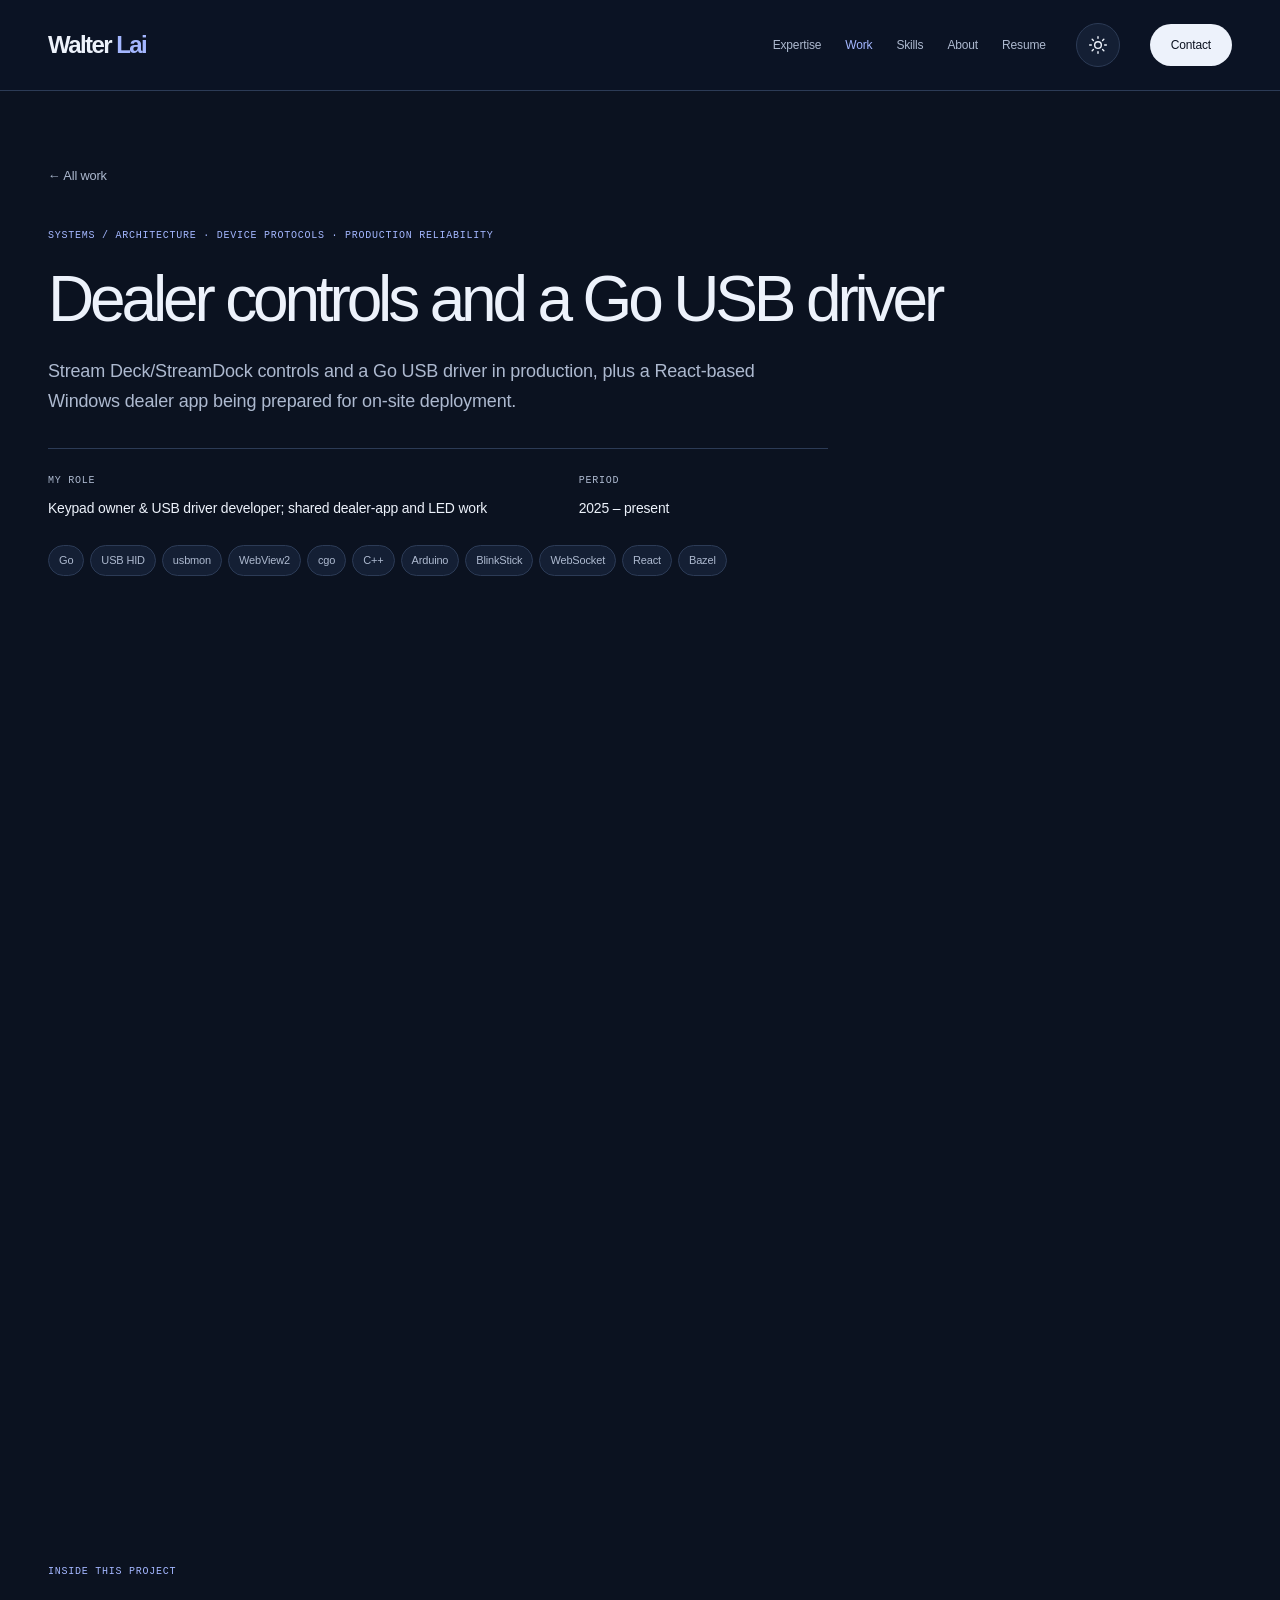
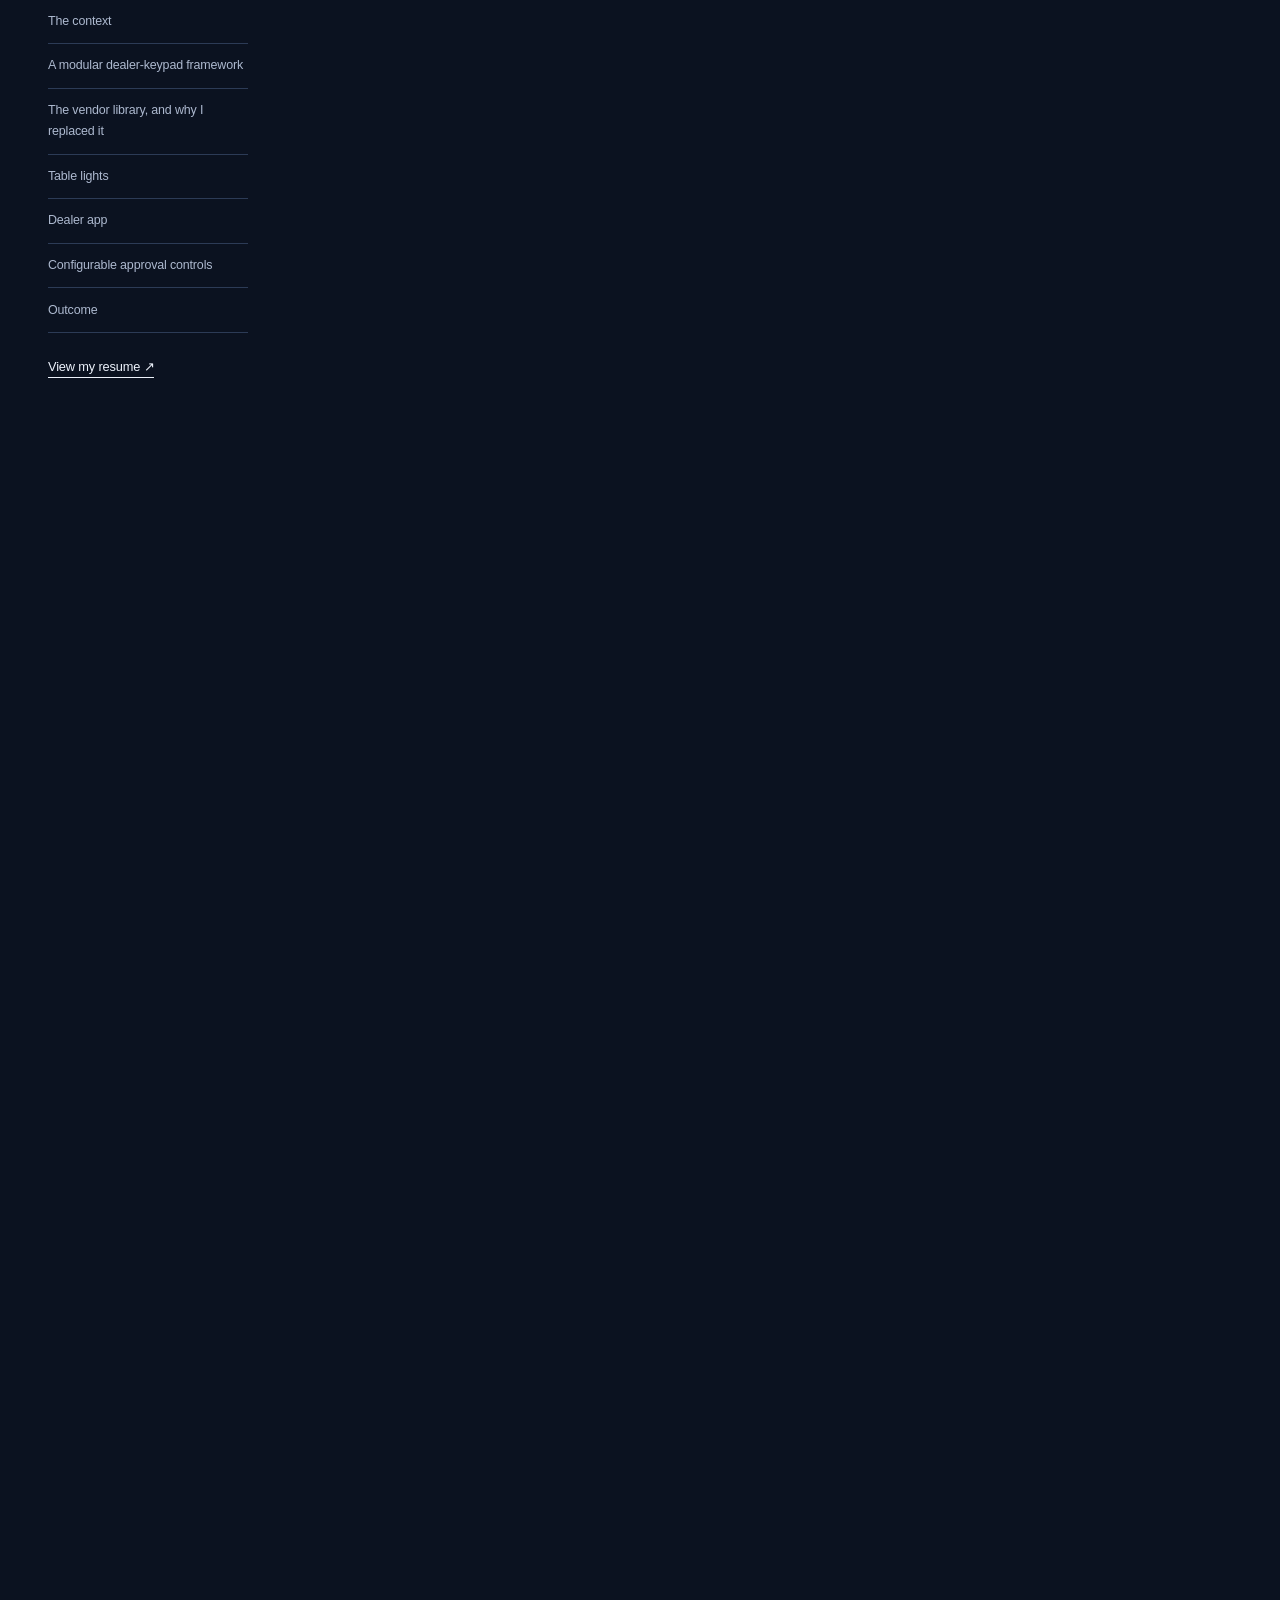
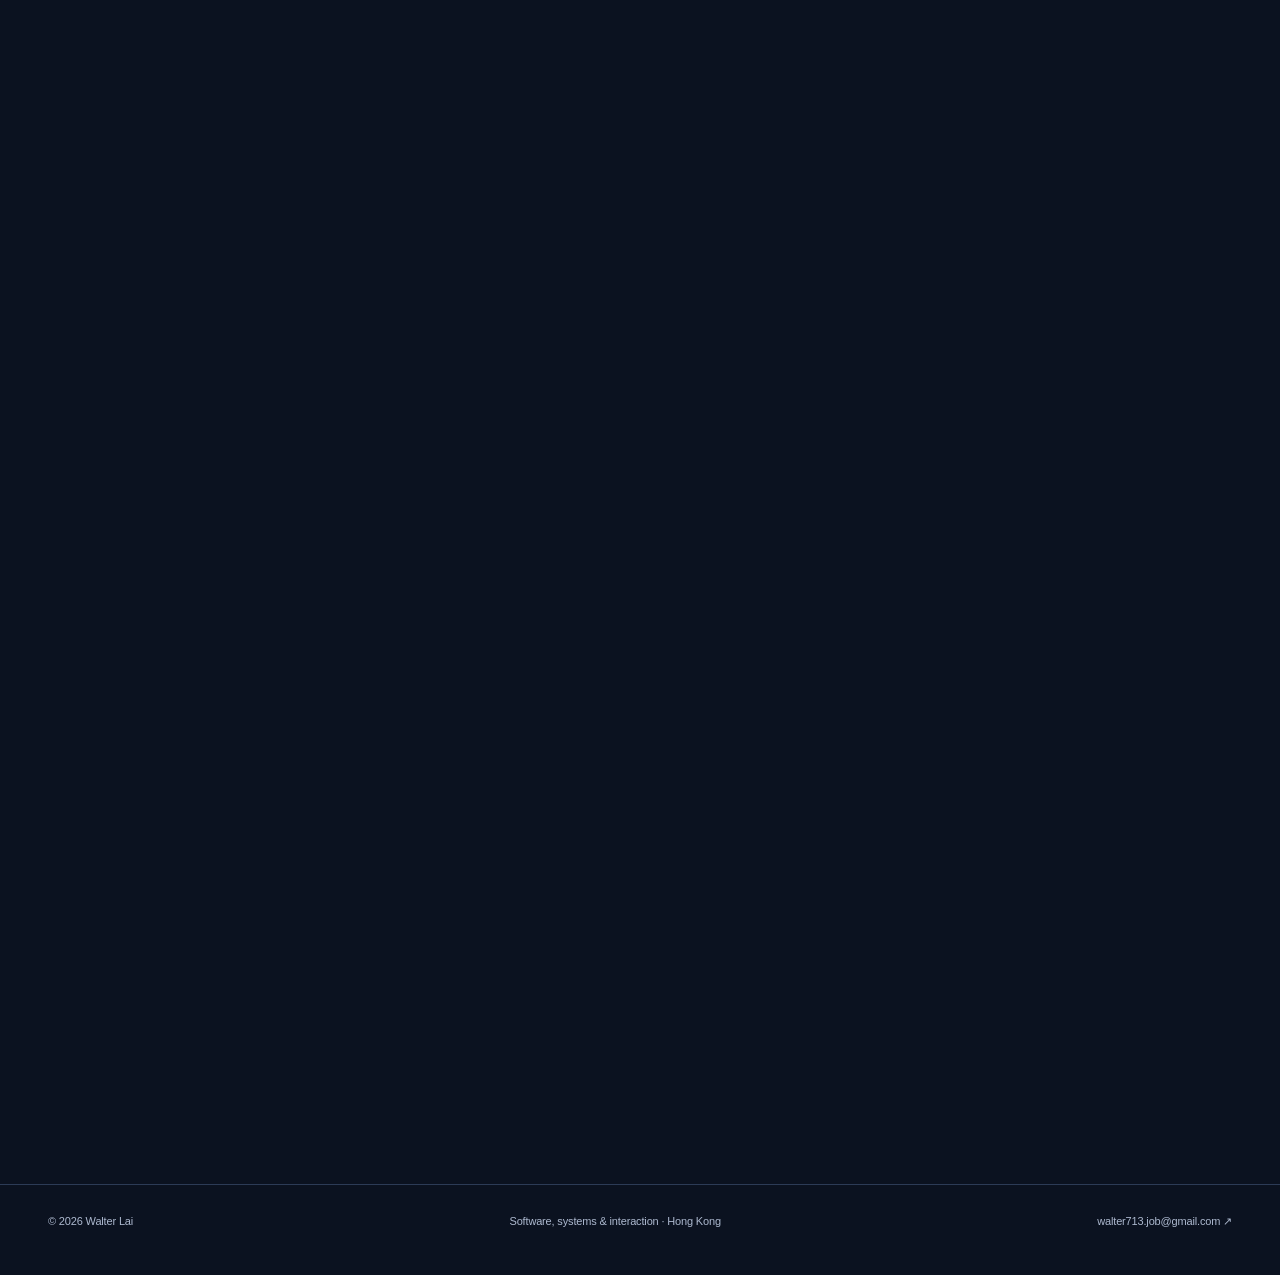
<file: projects/casino-edge/index.html>
<!DOCTYPE html><html lang="en" data-theme="dark"> <head><meta charset="utf-8"><meta name="astro-view-transitions-enabled" content="true"><meta name="astro-view-transitions-fallback" content="animate"><meta name="viewport" content="width=device-width, initial-scale=1"><meta name="description" content="Stream Deck/StreamDock controls and a Go USB driver in production, plus a React-based Windows dealer app being prepared for on-site deployment."><title>Dealer controls and a Go USB driver — Walter Lai</title><link rel="canonical" href="https://walterlcy713.github.io/projects/casino-edge/"><link rel="icon" href="/favicon.svg" type="image/svg+xml"><meta name="theme-color" content="#0b1220"><script>
      (() => {
      // Apply the saved choice before the first paint; dark is the default.
      let savedTheme;
      try { savedTheme = localStorage.getItem('walter-theme'); } catch {}
      const initialTheme = savedTheme === 'light' ? 'light' : 'dark';
      document.documentElement.dataset.theme = initialTheme;
      document.querySelector('meta[name="theme-color"]')?.setAttribute('content', initialTheme === 'dark' ? '#0b1220' : '#f1f3f9');
      })();
    </script><meta property="og:type" content="website"><meta property="og:site_name" content="Walter Lai"><meta property="og:title" content="Dealer controls and a Go USB driver — Walter Lai"><meta property="og:description" content="Stream Deck/StreamDock controls and a Go USB driver in production, plus a React-based Windows dealer app being prepared for on-site deployment."><meta property="og:image" content="https://walterlcy713.github.io/og.png"><meta property="og:url" content="https://walterlcy713.github.io/projects/casino-edge/"><meta name="twitter:card" content="summary_large_image"><meta name="twitter:title" content="Dealer controls and a Go USB driver — Walter Lai"><meta name="twitter:description" content="Stream Deck/StreamDock controls and a Go USB driver in production, plus a React-based Windows dealer app being prepared for on-site deployment."><meta name="twitter:image" content="https://walterlcy713.github.io/og.png"><link rel="stylesheet" href="/_astro/about.DPDpLYrP.css">
<link rel="stylesheet" href="/_astro/_slug_.DppTqIFk.css"><script type="module" src="/_astro/hoisted.BdZUMf7J.js"></script></head> <body> <a class="skip-link" href="#main">Skip to content</a> <header class="site-header"> <div class="site-width header-inner"> <a href="/" class="wordmark">Walter <span>Lai</span></a> <nav class="site-nav" aria-label="Main navigation"> <a href="/#expertise">Expertise</a><a href="/#work" aria-current="page">Work</a><a href="/#skills">Skills</a><a href="/about/">About</a><a href="/resume/">Resume</a> </nav> <button class="theme-toggle" type="button" aria-label="Switch to light theme" title="Switch to light theme" hidden> <svg class="theme-sun" width="20" height="20" viewBox="0 0 24 24" fill="none" stroke="currentColor" stroke-width="1.7" stroke-linecap="round" aria-hidden="true"><circle cx="12" cy="12" r="4"></circle><path d="M12 2v2m0 16v2M2 12h2m16 0h2M5 5l1.5 1.5m11 11L19 19M5 19l1.5-1.5m11-11L19 5"></path></svg> <svg class="theme-moon" width="20" height="20" viewBox="0 0 24 24" fill="none" stroke="currentColor" stroke-width="1.7" stroke-linecap="round" stroke-linejoin="round" aria-hidden="true"><path d="M20.5 13.5A8.5 8.5 0 0 1 10.5 3.5a8.5 8.5 0 1 0 10 10Z"></path></svg> </button> <a class="header-contact" href="mailto:walter713.job@gmail.com">Contact</a> <details class="mobile-menu"><summary>Menu</summary><nav aria-label="Mobile navigation"><a href="/#expertise">Expertise</a><a href="/#work">Work</a><a href="/#skills">Skills</a><a href="/about/">About</a><a href="/resume/">Resume</a></nav></details> </div> </header> <main id="main" class="site-width" tabindex="-1"> <article> <div class="motion-slot" data-motion-slot><div data-motion-item><header class="page-intro case-intro"> <a class="back-link" href="/#work">← All work</a> <p class="eyebrow accent case-category">Systems / Architecture · Device protocols · Production reliability</p> <h1>Dealer controls and a Go USB driver</h1> <p class="lede">Stream Deck/StreamDock controls and a Go USB driver in production, plus a React-based Windows dealer app being prepared for on-site deployment.</p> <dl class="case-meta"><div><dt class="eyebrow">My role</dt><dd>Keypad owner &amp; USB driver developer; shared dealer-app and LED work</dd></div><div><dt class="eyebrow">Period</dt><dd>2025 – present</dd></div></dl> <div class="tags"><span class="tag">Go</span><span class="tag">USB HID</span><span class="tag">usbmon</span><span class="tag">WebView2</span><span class="tag">cgo</span><span class="tag">C++</span><span class="tag">Arduino</span><span class="tag">BlinkStick</span><span class="tag">WebSocket</span><span class="tag">React</span><span class="tag">Bazel</span></div> </header></div></div> <div class="motion-slot" data-motion-slot><div data-motion-item><img class="case-hero" src="/assets/keypad-icon-montage.png" alt="Contact sheet of hundreds of dealer keypad button icons" fetchpriority="high" width="1280" height="720"></div></div> <div class="motion-slot" data-motion-slot><div data-motion-item><section class="case-overview" aria-labelledby="overview-title"> <h2 class="eyebrow accent" id="overview-title">The project at a glance</h2> <div class="overview-grid"> <div><h3><span>01</span> The challenge</h3><p>Support dealer controls across game types and resolve conflicting device information caused by separate HID disconnect checks alongside the vendor SDK.</p></div> <div><h3><span>02</span> My approach</h3><p>Maintained and extended the keypad framework, contributed to the dealer app, and developed a Go StreamDock driver through AI-assisted USB protocol analysis.</p></div> <div><h3><span>03</span> The result</h3><p>Replaced the vendor SDK in production, resolved the disconnect-checking conflict and added StreamDock LED-strip controls and effects.</p></div> </div> </section> </div></div>  <div class="case-body"> <aside class="case-sidebar"><nav aria-label="On this page"><p class="eyebrow accent">Inside this project</p><ol><li><a href="#the-context">The context</a></li><li><a href="#a-modular-dealer-keypad-framework">A modular dealer-keypad framework</a></li><li><a href="#the-vendor-library-and-why-i-replaced-it">The vendor library, and why I replaced it</a></li><li><a href="#table-lights">Table lights</a></li><li><a href="#dealer-app">Dealer app</a></li><li><a href="#configurable-approval-controls">Configurable approval controls</a></li><li><a href="#outcome">Outcome</a></li></ol><a class="sidebar-resume" href="/resume/">View my resume ↗</a></nav></aside> <div class="case-content"><h2 id="the-context">The context</h2>
<p>A Go-based table-game platform supports game state, dealer controls, displays and reporting. I am responsible for keypad updates and integration, developed the USB driver, and share dealer-app updates with a dashboard/web developer. My contributions also include shared development of LED-control integration.</p>
<h2 id="a-modular-dealer-keypad-framework">A modular dealer-keypad framework</h2>
<p>Dealers use <strong>Stream Deck and StreamDock</strong> keypads to display game state, enter results and manage table settings. I built a shared interface for device input, button images and layouts, so both device families use one set of keypad logic.</p>
<p>I also implemented <strong>text-icon fallbacks</strong>: when an image asset is missing, the app generates a labelled icon so the affected button’s function remains identifiable.</p>
<p>Supported game families include <strong>baccarat, blackjack, poker, roulette and sic bo</strong>, with bonus and jackpot variants; supported variants continue to be added. Keypad functions include staff-ID and PIN login, result entry, closing a table, invalidating the current or previous round, and managing trend-board settings such as minimum and maximum bets.</p>
<p>I maintain and extend the keypad’s handling of updates from multiple backend <strong>WebSocket connections</strong> concurrently. These connections support the company’s existing systems and new features, with additions contributed by me and colleagues. I am responsible for integrating the updates into the keypad application.</p>
<figure class="small">
  <img src="/assets/keypad-device.jpg" alt="A Mirabox StreamDock keypad in hand, each key showing its own LCD label">
  <figcaption>Dealer-control buttons displayed on a StreamDock keypad.</figcaption>
</figure>
<div class="clip-pair">
<figure class="portrait">
  <video poster="/assets/video/keypad-powerplay.jpg" controls preload="metadata" playsinline>
    <source src="/assets/video/keypad-powerplay.mp4" type="video/mp4">
  </video>
  <figcaption>Dealer-control menus on the keypad.</figcaption>
</figure>
<figure class="portrait">
  <video poster="/assets/video/keypad-baccarat.jpg" controls preload="metadata" playsinline>
    <source src="/assets/video/keypad-baccarat.mp4" type="video/mp4">
  </video>
  <figcaption>Baccarat card entry on the dealer keypad.</figcaption>
</figure>
</div>
<p>I refactored duplicated keypad code into <strong>shared modules and centralised state management</strong> to make new game variants easier to add. The shared modules became the basis for additional variants and reduced debugging time.</p>
<p>I also created <strong>AI-assisted developer documentation</strong> as a reference for colleagues covering my work during leave.</p>
<p><img src="/assets/diagrams/keypad-led-edge.svg" alt="Architecture: dealer input flows in through keypads; light feedback flows out through the LED bridge"></p>
<h2 id="the-vendor-library-and-why-i-replaced-it">The vendor library, and why I replaced it</h2>
<p>In the first version, I integrated the vendor’s <strong>C++ SDK into the Go keypad through cgo</strong>, combining hands-on coding with AI assistance.</p>
<p>The official StreamDock SDK did not provide disconnect detection. To cover that gap, I added separate HID detection in the keypad application. The SDK and the extra detection path could report conflicting device information.</p>
<p>I used <strong>USB protocol reverse engineering</strong> to develop a <strong>Go StreamDock driver</strong>, guiding implementation through an AI-assisted workflow. USB captures taken with usbmon helped map the device communication. The driver replaced the vendor SDK in production and resolved the disconnect-checking conflict.</p>
<p>The Go driver retained the vendor SDK’s functionality and added control of the StreamDock’s own <strong>LED strip</strong>, including new light effects. This device lighting is a separate feature from the co-developed Arduino table-light integration described below.</p>
<p><img src="/assets/diagrams/keypad-driver-stack.svg" alt="Before: vendor SDK and separate keypad HID checks reported conflicting device information. After: a production Go StreamDock driver resolves the detection conflict and adds LED-strip effects."></p>
<h2 id="table-lights">Table lights</h2>
<p>A colleague and I co-developed the first version of the Arduino control software. I then added the <strong>game-state → light-state mapping</strong> connected to the Go service, along with new LED effects. I tested the complete <strong>keypad → game state → light state</strong> control flow before handing the work back to the same colleague for follow-up development. My work also included implementing and testing <strong>BlinkStick control</strong> and its game-state integration.</p>
<figure class="portrait">
  <video poster="/assets/video/keypad-lighter-roulette.jpg" controls preload="metadata" playsinline>
    <source src="/assets/video/keypad-lighter-roulette.mp4" type="video/mp4">
  </video>
  <figcaption>End-to-end lighting test: keypad input → game state → Arduino LED output.</figcaption>
</figure>
<h2 id="dealer-app">Dealer app</h2>
<p>The <strong>Windows touchscreen dealer app</strong> evolved from the dealer UI within an existing dashboard. It hosts a <strong>React-based web interface</strong> using <strong>Microsoft Edge WebView2</strong> and shares the keypad’s backend and game-state data, with its own touch interface covering most keypad functions.</p>
<p>I restructured the app and connected it to the backend’s existing device-registration flow. At startup, the app retrieves device information, identifies its registered device and loads the associated table data, replacing manual table selection. I also added or updated UI and dealer-control functions, and added magnetic-stripe card login alongside staff ID and PIN by integrating a colleague’s card-reading service.</p>
<p>I guided AI implementation of my dealer-app changes and continue updates together with a colleague responsible for the dashboard/web interface. The app is being prepared for on-site deployment.</p>
<h2 id="configurable-approval-controls">Configurable approval controls</h2>
<p>I integrated the keypad and dealer-app clients with the company’s <strong>shared authentication system</strong>, handling JWT login, token validation and expiry. I also integrated the existing RFID and magnetic-stripe card login services; the underlying authentication system was developed by colleagues.</p>
<p>I implemented the <strong>keypad and dealer-app approval flows</strong>, including PIN verification. Operations requiring approval must be confirmed by a <strong>different account with a supervisor-level role or above</strong>.</p>
<p>The keypad reads per-operation approval settings from the dashboard to determine when approval is required. I integrated this behavior and contributed to the settings UI; colleagues implemented the original web UI and backend checks.</p>
<h2 id="outcome">Outcome</h2>
<p>The <strong>keypad and Go driver are in production across multiple venues</strong>. The dealer app is being prepared for on-site deployment. I continue to maintain and update the keypad and dealer app.</p>
<p>To address the dependencies involved in building and installing the device-control tools, I introduced Bazel into the company project through AI-assisted configuration, following a colleague’s suggestion. Initially used for the keypad and related tools, Bazel was later used by other developers for additional components in the same project.</p></div> </div> <div class="motion-slot" data-motion-slot><div data-motion-item><nav class="next-project" aria-label="Next project"><div><p class="eyebrow accent">Continue exploring</p><a href="/projects/ocr-blackjack/">Blackjack OCR monitoring tools <span aria-hidden="true">↗</span></a></div><a class="text-link" href="/#work">All work ↗</a></nav></div></div> </article> <div class="motion-slot" data-motion-slot><div data-motion-item> <section class="contact-section" aria-labelledby="contact-heading"> <div class="contact-callout"> <div> <p class="eyebrow">Let’s talk</p> <h2 id="contact-heading">Let’s talk about your team or project.</h2> <p>Get in touch about Senior Software Developer roles or project collaborations in games, interactive experiences and full-stack software.</p> </div> <a class="button" href="mailto:walter713.job@gmail.com">Email Walter →</a> </div> <div class="contact-links"> <a href="mailto:walter713.job@gmail.com">walter713.job@gmail.com</a> <div class="social-links"> <a href="/resume/">Resume</a> <a href="https://www.linkedin.com/in/walter-lai-03a756169/" target="_blank" rel="noopener noreferrer">LinkedIn ↗</a> <a href="https://github.com/walterlcy713" target="_blank" rel="noopener noreferrer">GitHub ↗</a> </div> </div> </section> </div></div> </main> <footer class="site-footer"> <div class="site-width footer-inner"> <span>© 2026 Walter Lai</span> <span>Software, systems & interaction · Hong Kong</span> <a href="mailto:walter713.job@gmail.com">walter713.job@gmail.com ↗</a> </div> </footer>   </body> </html>
</file>
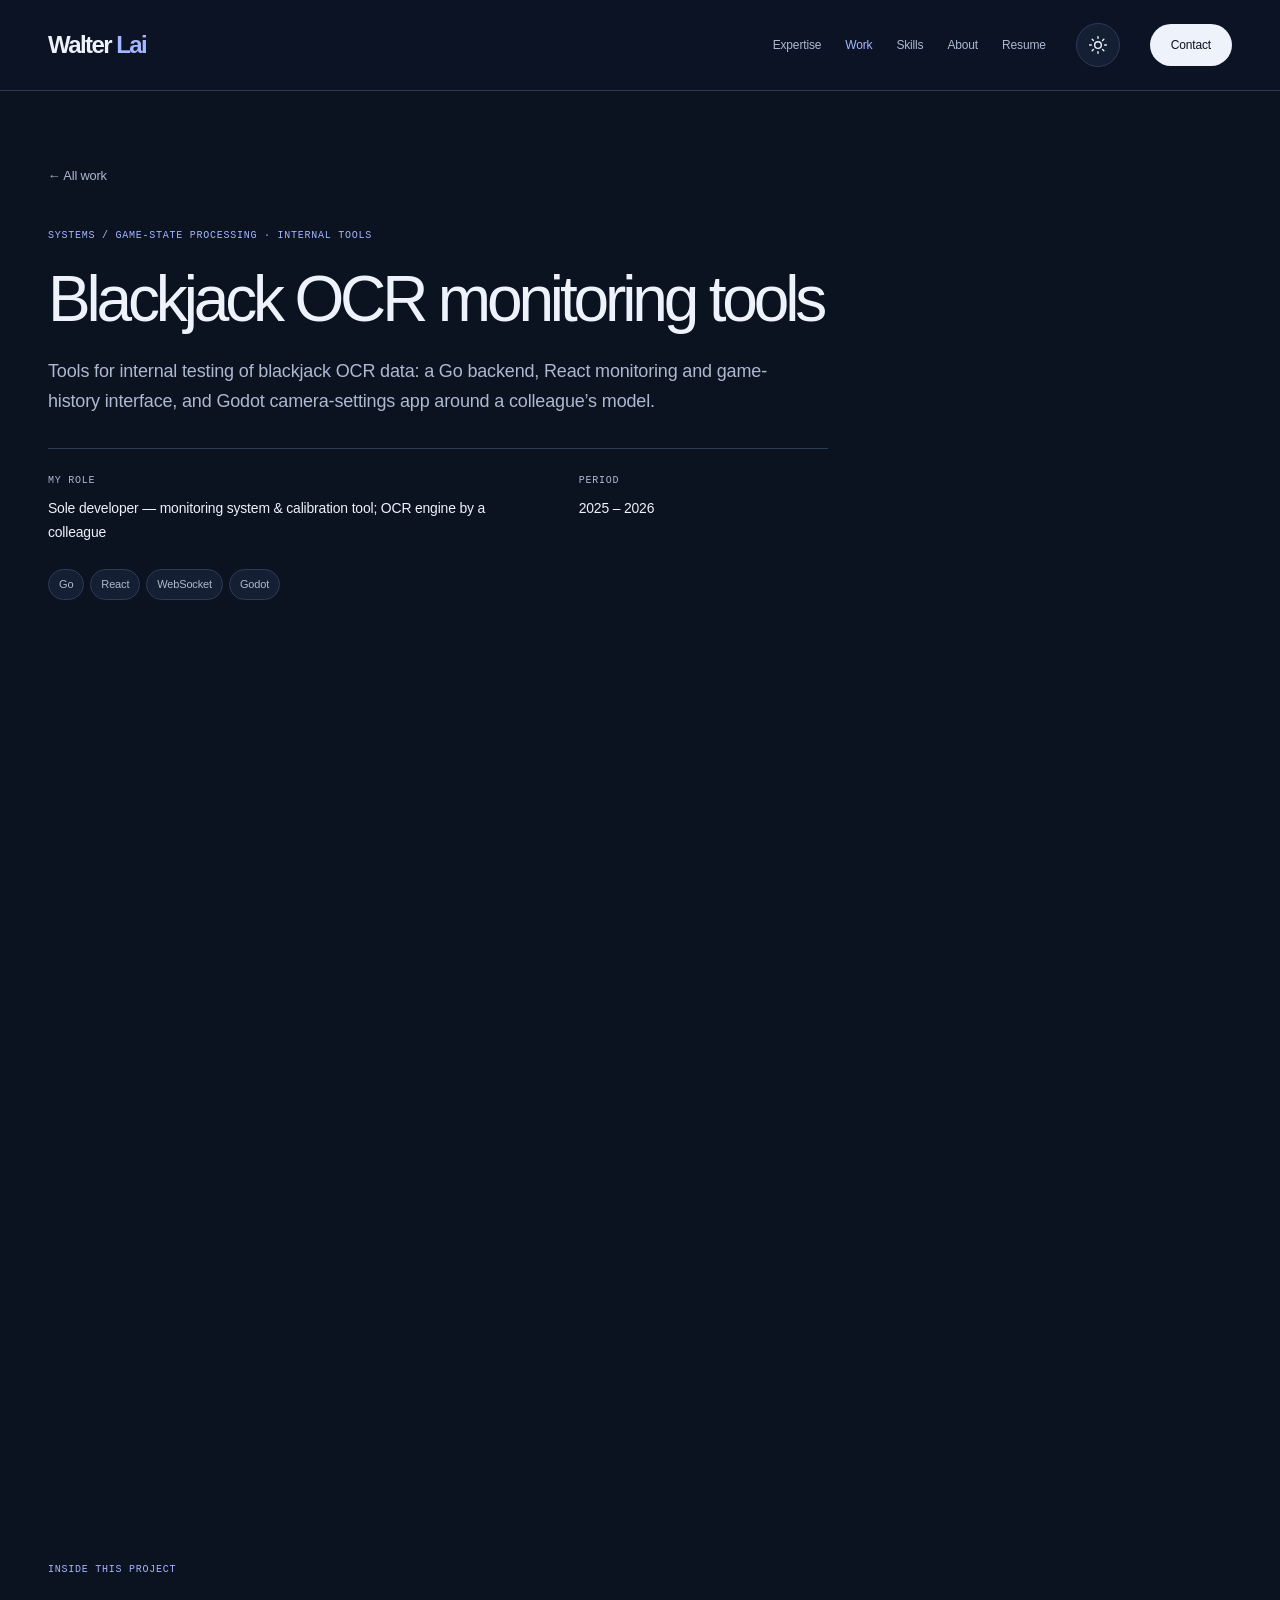
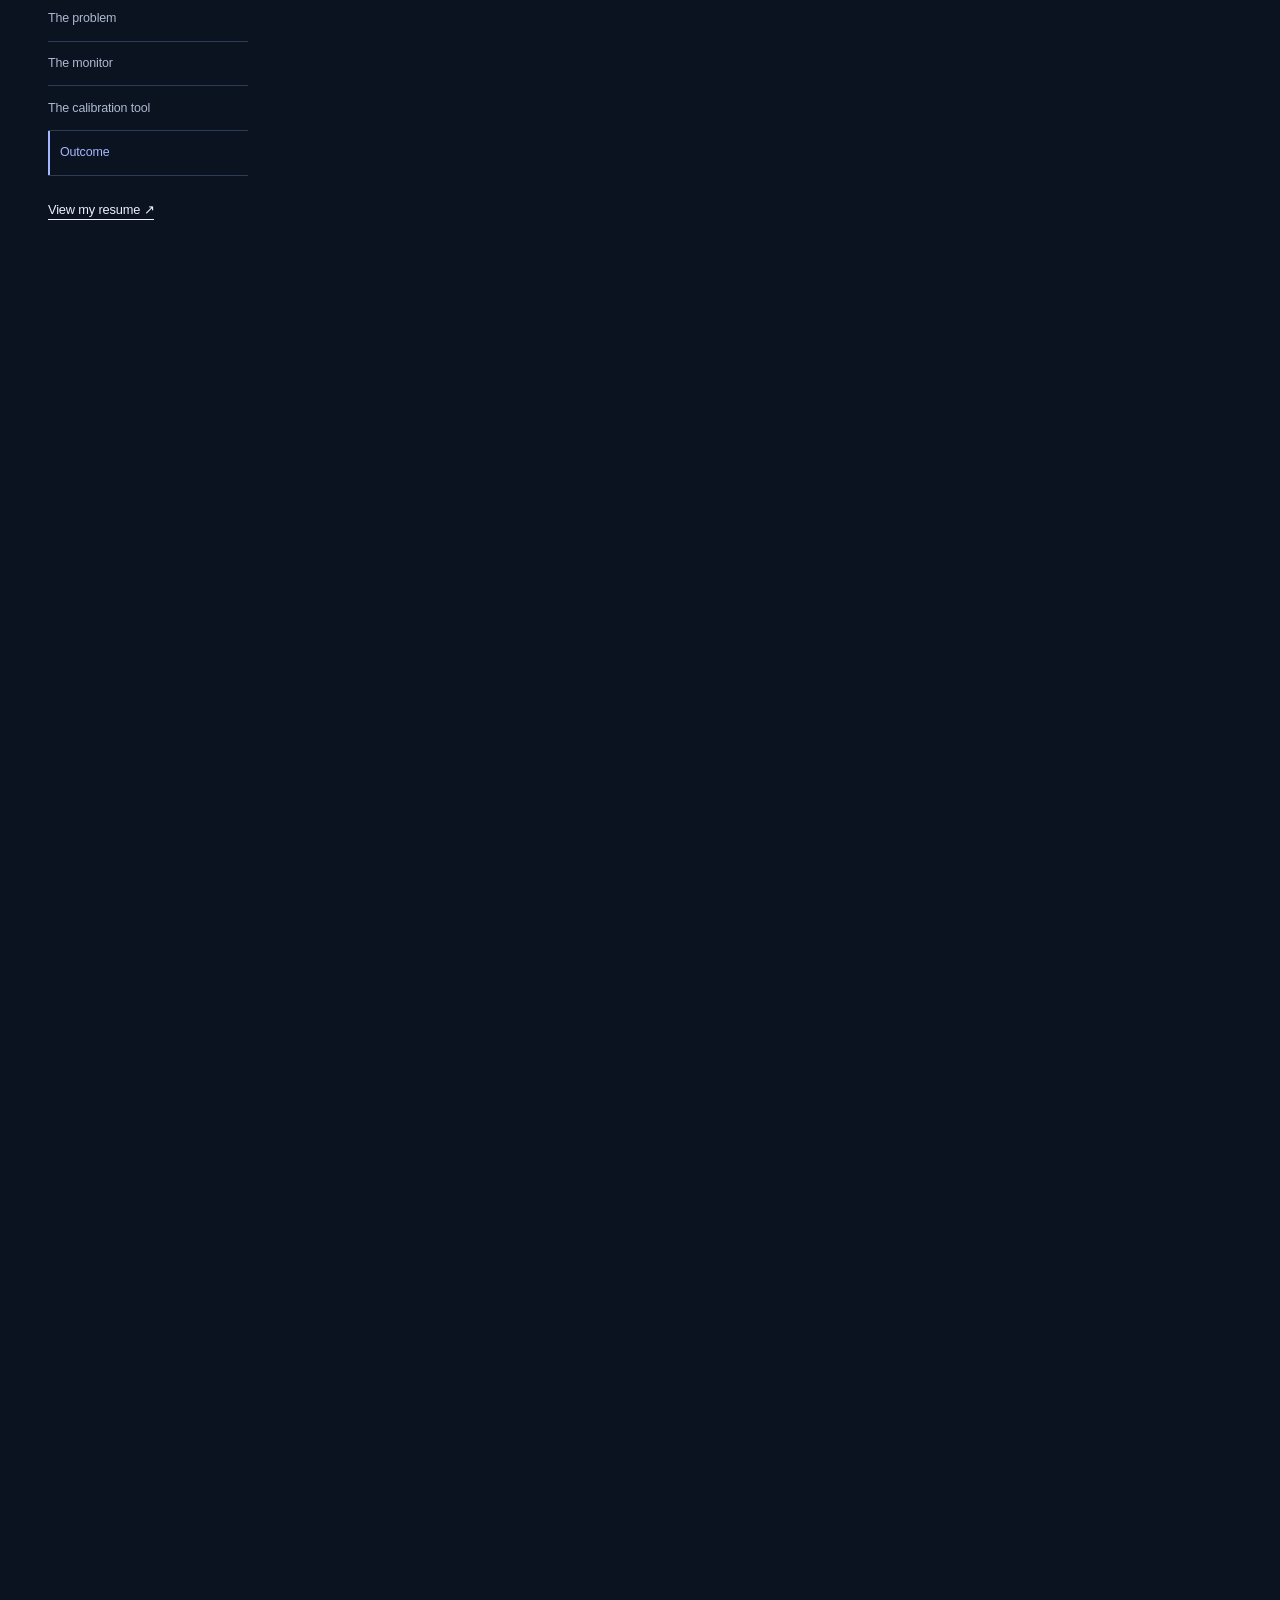
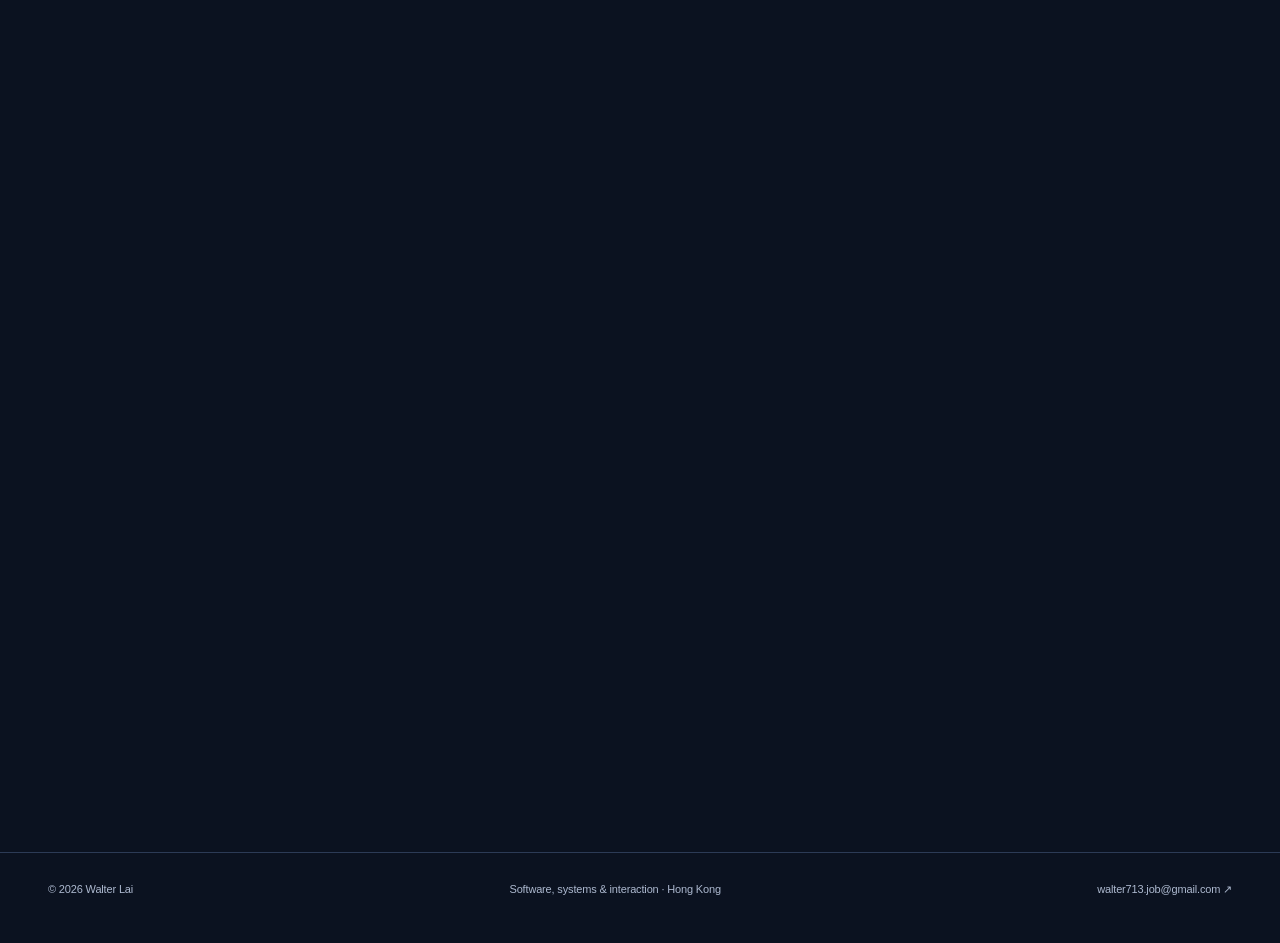
<file: projects/ocr-blackjack/index.html>
<!DOCTYPE html><html lang="en" data-theme="dark"> <head><meta charset="utf-8"><meta name="astro-view-transitions-enabled" content="true"><meta name="astro-view-transitions-fallback" content="animate"><meta name="viewport" content="width=device-width, initial-scale=1"><meta name="description" content="Tools for internal testing of blackjack OCR data: a Go backend, React monitoring and game-history interface, and Godot camera-settings app around a colleague’s model."><title>Blackjack OCR monitoring tools — Walter Lai</title><link rel="canonical" href="https://walterlcy713.github.io/projects/ocr-blackjack/"><link rel="icon" href="/favicon.svg" type="image/svg+xml"><meta name="theme-color" content="#0b1220"><script>
      (() => {
      // Apply the saved choice before the first paint; dark is the default.
      let savedTheme;
      try { savedTheme = localStorage.getItem('walter-theme'); } catch {}
      const initialTheme = savedTheme === 'light' ? 'light' : 'dark';
      document.documentElement.dataset.theme = initialTheme;
      document.querySelector('meta[name="theme-color"]')?.setAttribute('content', initialTheme === 'dark' ? '#0b1220' : '#f1f3f9');
      })();
    </script><meta property="og:type" content="website"><meta property="og:site_name" content="Walter Lai"><meta property="og:title" content="Blackjack OCR monitoring tools — Walter Lai"><meta property="og:description" content="Tools for internal testing of blackjack OCR data: a Go backend, React monitoring and game-history interface, and Godot camera-settings app around a colleague’s model."><meta property="og:image" content="https://walterlcy713.github.io/og.png"><meta property="og:url" content="https://walterlcy713.github.io/projects/ocr-blackjack/"><meta name="twitter:card" content="summary_large_image"><meta name="twitter:title" content="Blackjack OCR monitoring tools — Walter Lai"><meta name="twitter:description" content="Tools for internal testing of blackjack OCR data: a Go backend, React monitoring and game-history interface, and Godot camera-settings app around a colleague’s model."><meta name="twitter:image" content="https://walterlcy713.github.io/og.png"><link rel="stylesheet" href="/_astro/about.DPDpLYrP.css">
<link rel="stylesheet" href="/_astro/_slug_.DppTqIFk.css"><script type="module" src="/_astro/hoisted.BdZUMf7J.js"></script></head> <body> <a class="skip-link" href="#main">Skip to content</a> <header class="site-header"> <div class="site-width header-inner"> <a href="/" class="wordmark">Walter <span>Lai</span></a> <nav class="site-nav" aria-label="Main navigation"> <a href="/#expertise">Expertise</a><a href="/#work" aria-current="page">Work</a><a href="/#skills">Skills</a><a href="/about/">About</a><a href="/resume/">Resume</a> </nav> <button class="theme-toggle" type="button" aria-label="Switch to light theme" title="Switch to light theme" hidden> <svg class="theme-sun" width="20" height="20" viewBox="0 0 24 24" fill="none" stroke="currentColor" stroke-width="1.7" stroke-linecap="round" aria-hidden="true"><circle cx="12" cy="12" r="4"></circle><path d="M12 2v2m0 16v2M2 12h2m16 0h2M5 5l1.5 1.5m11 11L19 19M5 19l1.5-1.5m11-11L19 5"></path></svg> <svg class="theme-moon" width="20" height="20" viewBox="0 0 24 24" fill="none" stroke="currentColor" stroke-width="1.7" stroke-linecap="round" stroke-linejoin="round" aria-hidden="true"><path d="M20.5 13.5A8.5 8.5 0 0 1 10.5 3.5a8.5 8.5 0 1 0 10 10Z"></path></svg> </button> <a class="header-contact" href="mailto:walter713.job@gmail.com">Contact</a> <details class="mobile-menu"><summary>Menu</summary><nav aria-label="Mobile navigation"><a href="/#expertise">Expertise</a><a href="/#work">Work</a><a href="/#skills">Skills</a><a href="/about/">About</a><a href="/resume/">Resume</a></nav></details> </div> </header> <main id="main" class="site-width" tabindex="-1"> <article> <div class="motion-slot" data-motion-slot><div data-motion-item><header class="page-intro case-intro"> <a class="back-link" href="/#work">← All work</a> <p class="eyebrow accent case-category">Systems / Game-state processing · Internal tools</p> <h1>Blackjack OCR monitoring tools</h1> <p class="lede">Tools for internal testing of blackjack OCR data: a Go backend, React monitoring and game-history interface, and Godot camera-settings app around a colleague’s model.</p> <dl class="case-meta"><div><dt class="eyebrow">My role</dt><dd>Sole developer — monitoring system &amp; calibration tool; OCR engine by a colleague</dd></div><div><dt class="eyebrow">Period</dt><dd>2025 – 2026</dd></div></dl> <div class="tags"><span class="tag">Go</span><span class="tag">React</span><span class="tag">WebSocket</span><span class="tag">Godot</span></div> </header></div></div> <div class="motion-slot" data-motion-slot><div data-motion-item><img class="case-hero" src="/assets/ocr-detection-overlay.png" alt="Card detections boxed on the test table, each hand annotated with its running total" fetchpriority="high" width="1280" height="720"></div></div> <div class="motion-slot" data-motion-slot><div data-motion-item><section class="case-overview" aria-labelledby="overview-title"> <h2 class="eyebrow accent" id="overview-title">The project at a glance</h2> <div class="overview-grid"> <div><h3><span>01</span> The challenge</h3><p>Turn recognized cards into game state, results and historical records for internal testing.</p></div> <div><h3><span>02</span> My approach</h3><p>Built Go game-state processing and persistent records, React monitoring with search, CSV export and replay, and Godot camera settings around a colleague’s OCR model.</p></div> <div><h3><span>03</span> The result</h3><p>Completed and internally tested the three tools in a little over a month. Development is currently on hold.</p></div> </div> </section> </div></div>  <div class="case-body"> <aside class="case-sidebar"><nav aria-label="On this page"><p class="eyebrow accent">Inside this project</p><ol><li><a href="#the-problem">The problem</a></li><li><a href="#the-monitor">The monitor</a></li><li><a href="#the-calibration-tool">The calibration tool</a></li><li><a href="#outcome">Outcome</a></li></ol><a class="sidebar-resume" href="/resume/">View my resume ↗</a></nav></aside> <div class="case-content"><h2 id="the-problem">The problem</h2>
<p>The OCR service provides recognized cards for each hand, without blackjack game logic. My Go backend turns that data into game state and historical records; a colleague trained the recognition model.</p>
<h2 id="the-monitor">The monitor</h2>
<p>I developed three applications around the OCR output: a Go backend, a React web interface and a Godot camera-settings app. A colleague trained the blackjack OCR model. Using an AI-assisted development workflow, I defined the requirements, data structures and APIs, guided implementation, integrated the applications, and handled debugging, testing and deployment.</p>
<p>The Go backend derives <strong>player counts, hand totals and game results</strong> from the OCR data. It treats an empty card state as the start of a new round.</p>
<p>The React interface provides current-game monitoring, <strong>searchable and filterable history, CSV export and replay of recorded card updates</strong>. Each game’s data is saved as JSON in a database and remains available after backend restarts.</p>
<p>The backend automatically reconnects to the OCR service and continues the current round. I verified this in internal testing and ran automated tests for round segmentation and removal alongside manual testing.</p>
<p><img src="/assets/ocr-live-board.png" alt="React interface displaying the current game state derived from recognized cards"></p>
<p><img src="/assets/ocr-game-history.png" alt="Searchable historical game records with CSV export and replay of recorded card updates"></p>
<p><img src="/assets/diagrams/ocr-pipeline.svg" alt="Architecture: a colleague’s OCR model feeds Go game-state processing and React monitoring and history; Godot controls camera settings"></p>
<h2 id="the-calibration-tool">The calibration tool</h2>
<p>The Godot app lets users adjust the camera’s detection regions, then asks the backend to restart the OCR service with the updated camera settings.</p>
<h2 id="outcome">Outcome</h2>
<p>I completed the Go backend, React web interface and Godot camera-settings app in a little over a month, using an AI-assisted workflow. The tools were tested internally; development is currently on hold.</p></div> </div> <div class="motion-slot" data-motion-slot><div data-motion-item><nav class="next-project" aria-label="Next project"><div><p class="eyebrow accent">Continue exploring</p><a href="/projects/ndi-signage/">Godot displays and NDI tools <span aria-hidden="true">↗</span></a></div><a class="text-link" href="/#work">All work ↗</a></nav></div></div> </article> <div class="motion-slot" data-motion-slot><div data-motion-item> <section class="contact-section" aria-labelledby="contact-heading"> <div class="contact-callout"> <div> <p class="eyebrow">Let’s talk</p> <h2 id="contact-heading">Let’s talk about your team or project.</h2> <p>Get in touch about Senior Software Developer roles or project collaborations in games, interactive experiences and full-stack software.</p> </div> <a class="button" href="mailto:walter713.job@gmail.com">Email Walter →</a> </div> <div class="contact-links"> <a href="mailto:walter713.job@gmail.com">walter713.job@gmail.com</a> <div class="social-links"> <a href="/resume/">Resume</a> <a href="https://www.linkedin.com/in/walter-lai-03a756169/" target="_blank" rel="noopener noreferrer">LinkedIn ↗</a> <a href="https://github.com/walterlcy713" target="_blank" rel="noopener noreferrer">GitHub ↗</a> </div> </div> </section> </div></div> </main> <footer class="site-footer"> <div class="site-width footer-inner"> <span>© 2026 Walter Lai</span> <span>Software, systems & interaction · Hong Kong</span> <a href="mailto:walter713.job@gmail.com">walter713.job@gmail.com ↗</a> </div> </footer>   </body> </html>
</file>
<file: _astro/about.DPDpLYrP.css>
*,:before,:after{--tw-border-spacing-x: 0;--tw-border-spacing-y: 0;--tw-translate-x: 0;--tw-translate-y: 0;--tw-rotate: 0;--tw-skew-x: 0;--tw-skew-y: 0;--tw-scale-x: 1;--tw-scale-y: 1;--tw-pan-x: ;--tw-pan-y: ;--tw-pinch-zoom: ;--tw-scroll-snap-strictness: proximity;--tw-gradient-from-position: ;--tw-gradient-via-position: ;--tw-gradient-to-position: ;--tw-ordinal: ;--tw-slashed-zero: ;--tw-numeric-figure: ;--tw-numeric-spacing: ;--tw-numeric-fraction: ;--tw-ring-inset: ;--tw-ring-offset-width: 0px;--tw-ring-offset-color: #fff;--tw-ring-color: rgb(59 130 246 / .5);--tw-ring-offset-shadow: 0 0 #0000;--tw-ring-shadow: 0 0 #0000;--tw-shadow: 0 0 #0000;--tw-shadow-colored: 0 0 #0000;--tw-blur: ;--tw-brightness: ;--tw-contrast: ;--tw-grayscale: ;--tw-hue-rotate: ;--tw-invert: ;--tw-saturate: ;--tw-sepia: ;--tw-drop-shadow: ;--tw-backdrop-blur: ;--tw-backdrop-brightness: ;--tw-backdrop-contrast: ;--tw-backdrop-grayscale: ;--tw-backdrop-hue-rotate: ;--tw-backdrop-invert: ;--tw-backdrop-opacity: ;--tw-backdrop-saturate: ;--tw-backdrop-sepia: ;--tw-contain-size: ;--tw-contain-layout: ;--tw-contain-paint: ;--tw-contain-style: }::backdrop{--tw-border-spacing-x: 0;--tw-border-spacing-y: 0;--tw-translate-x: 0;--tw-translate-y: 0;--tw-rotate: 0;--tw-skew-x: 0;--tw-skew-y: 0;--tw-scale-x: 1;--tw-scale-y: 1;--tw-pan-x: ;--tw-pan-y: ;--tw-pinch-zoom: ;--tw-scroll-snap-strictness: proximity;--tw-gradient-from-position: ;--tw-gradient-via-position: ;--tw-gradient-to-position: ;--tw-ordinal: ;--tw-slashed-zero: ;--tw-numeric-figure: ;--tw-numeric-spacing: ;--tw-numeric-fraction: ;--tw-ring-inset: ;--tw-ring-offset-width: 0px;--tw-ring-offset-color: #fff;--tw-ring-color: rgb(59 130 246 / .5);--tw-ring-offset-shadow: 0 0 #0000;--tw-ring-shadow: 0 0 #0000;--tw-shadow: 0 0 #0000;--tw-shadow-colored: 0 0 #0000;--tw-blur: ;--tw-brightness: ;--tw-contrast: ;--tw-grayscale: ;--tw-hue-rotate: ;--tw-invert: ;--tw-saturate: ;--tw-sepia: ;--tw-drop-shadow: ;--tw-backdrop-blur: ;--tw-backdrop-brightness: ;--tw-backdrop-contrast: ;--tw-backdrop-grayscale: ;--tw-backdrop-hue-rotate: ;--tw-backdrop-invert: ;--tw-backdrop-opacity: ;--tw-backdrop-saturate: ;--tw-backdrop-sepia: ;--tw-contain-size: ;--tw-contain-layout: ;--tw-contain-paint: ;--tw-contain-style: }*,:before,:after{box-sizing:border-box;border-width:0;border-style:solid;border-color:#e5e7eb}:before,:after{--tw-content: ""}html,:host{line-height:1.5;-webkit-text-size-adjust:100%;-moz-tab-size:4;-o-tab-size:4;tab-size:4;font-family:ui-sans-serif,system-ui,sans-serif,"Apple Color Emoji","Segoe UI Emoji",Segoe UI Symbol,"Noto Color Emoji";font-feature-settings:normal;font-variation-settings:normal;-webkit-tap-highlight-color:transparent}body{margin:0;line-height:inherit}hr{height:0;color:inherit;border-top-width:1px}abbr:where([title]){-webkit-text-decoration:underline dotted;text-decoration:underline dotted}h1,h2,h3,h4,h5,h6{font-size:inherit;font-weight:inherit}a{color:inherit;text-decoration:inherit}b,strong{font-weight:bolder}code,kbd,samp,pre{font-family:ui-monospace,SFMono-Regular,Menlo,Monaco,Consolas,Liberation Mono,Courier New,monospace;font-feature-settings:normal;font-variation-settings:normal;font-size:1em}small{font-size:80%}sub,sup{font-size:75%;line-height:0;position:relative;vertical-align:baseline}sub{bottom:-.25em}sup{top:-.5em}table{text-indent:0;border-color:inherit;border-collapse:collapse}button,input,optgroup,select,textarea{font-family:inherit;font-feature-settings:inherit;font-variation-settings:inherit;font-size:100%;font-weight:inherit;line-height:inherit;letter-spacing:inherit;color:inherit;margin:0;padding:0}button,select{text-transform:none}button,input:where([type=button]),input:where([type=reset]),input:where([type=submit]){-webkit-appearance:button;background-color:transparent;background-image:none}:-moz-focusring{outline:auto}:-moz-ui-invalid{box-shadow:none}progress{vertical-align:baseline}::-webkit-inner-spin-button,::-webkit-outer-spin-button{height:auto}[type=search]{-webkit-appearance:textfield;outline-offset:-2px}::-webkit-search-decoration{-webkit-appearance:none}::-webkit-file-upload-button{-webkit-appearance:button;font:inherit}summary{display:list-item}blockquote,dl,dd,h1,h2,h3,h4,h5,h6,hr,figure,p,pre{margin:0}fieldset{margin:0;padding:0}legend{padding:0}ol,ul,menu{list-style:none;margin:0;padding:0}dialog{padding:0}textarea{resize:vertical}input::-moz-placeholder,textarea::-moz-placeholder{opacity:1;color:#9ca3af}input::placeholder,textarea::placeholder{opacity:1;color:#9ca3af}button,[role=button]{cursor:pointer}:disabled{cursor:default}img,svg,video,canvas,audio,iframe,embed,object{display:block;vertical-align:middle}img,video{max-width:100%;height:auto}[hidden]:where(:not([hidden=until-found])){display:none}.\!visible{visibility:visible!important}.visible{visibility:visible}.static{position:static}.fixed{position:fixed}.sticky{position:sticky}.block{display:block}.flex{display:flex}.table{display:table}.grid{display:grid}.hidden{display:none}.flex-shrink{flex-shrink:1}.transform{transform:translate(var(--tw-translate-x),var(--tw-translate-y)) rotate(var(--tw-rotate)) skew(var(--tw-skew-x)) skewY(var(--tw-skew-y)) scaleX(var(--tw-scale-x)) scaleY(var(--tw-scale-y))}.flex-wrap{flex-wrap:wrap}.border{border-width:1px}.underline{text-decoration-line:underline}.filter{filter:var(--tw-blur) var(--tw-brightness) var(--tw-contrast) var(--tw-grayscale) var(--tw-hue-rotate) var(--tw-invert) var(--tw-saturate) var(--tw-sepia) var(--tw-drop-shadow)}:root{color-scheme:dark;--paper: #0b1220;--ink: #edf2fb;--muted: #adb9cf;--line: #2c3b56;--accent: #a4b7ff;--action: #315cff;--action-hover: #2449df;--soft: #1b2946;--green: #69d5b0;--panel: #141f34;--navy: #182746;--header: rgba(12,20,37,.93);--inverse: #0b1220;--selection: #314b86;--shadow: 0 18px 60px rgba(0,0,0,.18)}:root[data-theme=light]{color-scheme:light;--paper: #f1f3f9;--ink: #0d1321;--muted: #5b6474;--line: #dfe4ec;--accent: #315cff;--soft: #edf1ff;--green: #16835b;--panel: #fff;--navy: #101a34;--header: rgba(247,248,251,.93);--inverse: #fff;--selection: #d7e1ff;--shadow: 0 18px 60px rgba(20,31,59,.08)}*{box-sizing:border-box}html{scroll-behavior:smooth;scroll-padding-top:6rem}body{margin:0;background:var(--paper);color:var(--ink);font-family:Inter,ui-sans-serif,-apple-system,BlinkMacSystemFont,Segoe UI,sans-serif;line-height:1.55;letter-spacing:-.01em;-webkit-font-smoothing:antialiased}::-moz-selection{background:var(--selection);color:var(--ink)}::selection{background:var(--selection);color:var(--ink)}a{color:inherit}button,input{font:inherit}button,a{-webkit-tap-highlight-color:transparent}:focus-visible{outline:2px solid var(--accent);outline-offset:5px}img{display:block;max-width:100%}.site-width{width:min(100% - 40px,1180px);margin-inline:auto}.site-header{position:sticky;top:0;z-index:20;background:var(--header);backdrop-filter:blur(18px);border-bottom:1px solid var(--line)}.header-inner{min-height:72px;display:flex;align-items:center;justify-content:space-between;gap:28px}.wordmark{font-size:18px;font-weight:800;letter-spacing:-.04em;text-decoration:none;white-space:nowrap}.wordmark span{color:var(--accent)}.site-nav{display:flex;align-items:center;gap:26px;color:var(--muted);font-size:14px;font-weight:650;margin-left:auto}.site-nav a{text-decoration:none;padding-block:.7rem}.site-nav a:hover,.site-nav a[aria-current=page]{color:var(--accent)}.header-contact{padding:10px 16px;background:var(--ink);color:var(--inverse);border-radius:999px;font-size:14px;font-weight:750;text-decoration:none;white-space:nowrap}.header-contact:hover{background:var(--action);color:#fff}.theme-toggle{display:inline-grid;place-items:center;flex-shrink:0;width:44px;height:44px;border:1px solid var(--line);border-radius:50%;background:var(--panel);color:var(--ink);cursor:pointer}.theme-toggle:hover{border-color:var(--accent);color:var(--accent)}.theme-toggle[hidden],.theme-moon{display:none}:root[data-theme=light] .theme-sun{display:none}:root[data-theme=light] .theme-moon{display:block}.mobile-menu{display:none}.skip-link{position:absolute;top:-100px;left:1rem;padding:.75rem;z-index:30;background:var(--ink);color:var(--inverse)}.skip-link:focus{top:1rem}.eyebrow{font-family:Cascadia Code,Consolas,monospace;font-size:10px;font-weight:400;letter-spacing:.075em;text-transform:uppercase;line-height:1.6}.accent{color:var(--accent)}.button{display:inline-flex;justify-content:center;align-items:center;gap:.75rem;min-height:48px;padding:13px 20px;border:1px solid var(--line);border-radius:999px;background:var(--panel);color:var(--ink);text-decoration:none;font-size:14px;font-weight:750;transition:transform .2s,box-shadow .2s,background .2s}.button-primary{background:var(--action);border-color:var(--action);color:#fff}.button:hover{transform:translateY(-1px);box-shadow:0 10px 26px #315cff26}.button-primary:hover{background:var(--action-hover)}.text-link{color:var(--accent);font-size:14px;font-weight:700;text-decoration:none}.text-link:hover{text-decoration:underline;text-underline-offset:4px}.page-intro{padding:72px 0 48px}.page-intro h1{font-size:clamp(2.8rem,6vw,5rem);line-height:1.05;letter-spacing:-.065em;font-weight:500;margin:22px 0 24px;max-width:1000px}.page-intro .lede{max-width:760px;font-size:19px;line-height:1.65;color:var(--muted)}.section-heading{display:flex;justify-content:space-between;align-items:end;gap:30px}.section-heading h2{font-size:clamp(32px,4vw,49px);font-weight:500;letter-spacing:-.05em;line-height:1.05}.tags{display:flex;flex-wrap:wrap;gap:6px}.tag{border:1px solid var(--line);border-radius:999px;background:var(--panel);padding:6px 10px;font-size:11px;color:var(--muted)}.contact-section{margin-block:78px 92px}.contact-callout{background:linear-gradient(125deg,#101a34,#17254a 60%,#315cff 140%);border-radius:28px;padding:50px;color:#fff;display:grid;grid-template-columns:1fr auto;align-items:center;gap:30px;overflow:hidden;position:relative}.contact-callout:after{content:"";position:absolute;right:-100px;top:-150px;width:390px;height:390px;border:1px solid rgba(255,255,255,.12);border-radius:50%;box-shadow:0 0 0 55px #ffffff06,0 0 0 110px #ffffff05;pointer-events:none}.contact-callout>*{position:relative;z-index:1}.contact-callout .eyebrow{color:#a5b8ff}.contact-callout h2{margin-top:9px;font-size:clamp(30px,3.5vw,42px);letter-spacing:-.05em;font-weight:750;line-height:1.1;max-width:650px}.contact-callout p:not(.eyebrow){color:#bdc7da;margin-top:12px;max-width:640px;font-size:15px}.contact-callout .button{background:#fff;color:#0d1321;border-color:#fff}.contact-links{display:flex;justify-content:space-between;align-items:center;flex-wrap:wrap;gap:18px;margin-top:22px;font-size:13px;color:var(--muted)}.contact-links>a{text-decoration:none;overflow-wrap:anywhere}.social-links{display:flex;gap:24px}.social-links a{text-decoration:none}.social-links a:hover,.contact-links>a:hover{color:var(--accent)}.site-footer{border-top:1px solid var(--line)}.footer-inner{padding-block:28px 40px;display:flex;justify-content:space-between;flex-wrap:wrap;gap:18px;color:var(--muted);font-size:13px}.footer-inner a{text-decoration:none}.resume-page .text-slate-100,.resume-page .text-slate-200,.resume-page .text-slate-300{color:var(--ink)}.resume-page .text-slate-400,.resume-page .text-slate-500{color:var(--muted)}.resume-page .text-sky-400{color:var(--accent)}.resume-page .border-slate-800,.resume-page .border-slate-700{border-color:var(--line)}@media (max-width: 760px){.site-width{width:calc(100% - 32px)}.header-inner{min-height:68px;gap:12px}.site-nav{display:none}.theme-toggle{margin-left:auto;width:40px;height:40px}.header-contact{padding:9px 14px;font-size:12px}.mobile-menu{display:block;font-size:13px}.mobile-menu summary{cursor:pointer;padding:10px 0}.mobile-menu nav{position:absolute;left:16px;right:16px;top:68px;display:grid;grid-template-columns:1fr 1fr;gap:8px;padding:18px;background:var(--panel);border:1px solid var(--line);border-radius:16px;box-shadow:var(--shadow)}.mobile-menu nav a{padding:10px;border-radius:8px;text-decoration:none}.mobile-menu nav a:hover{background:var(--soft);color:var(--accent)}.page-intro{padding-top:48px}.section-heading{align-items:start;flex-direction:column;gap:18px}.contact-section{margin-block:56px 64px}.contact-callout{grid-template-columns:1fr;padding:34px 26px}.contact-callout .button{justify-self:start}}@media (prefers-reduced-motion: reduce){html{scroll-behavior:auto}*,*:before,*:after{animation:none!important;transition:none!important}}@media print{:root,:root[data-theme]{color-scheme:light;--paper: #fff;--panel: #fff;--ink: #111;--muted: #555;--line: #ccc;--accent: #111;--soft: #fff;--green: #111}@page{margin:14mm 15mm}body{background:#fff!important;color:#000!important}.site-header,.site-footer,.contact-section,.skip-link{display:none!important}.site-width{width:100%;max-width:none}a{color:inherit!important}}@media screen{.site-width{width:min(100% - 96px,1344px)}.header-inner{min-height:90px;gap:30px}.wordmark{font-size:24px;font-weight:700;letter-spacing:-.065em}.site-nav{font-size:12px;font-weight:400;gap:24px}.header-contact{font-size:12px;font-weight:500;padding:12px 21px}.button{font-size:12px;font-weight:500;background:transparent;gap:30px}.button-primary{background:var(--action)}.plain-link{display:inline-block;padding-block:14px;text-decoration:underline;text-underline-offset:5px;font-size:12px}.page-intro .lede{font-size:18px}.contact-section{margin-block:110px 75px}.contact-callout{background:none;border-radius:0;border-top:1px solid var(--line);padding:40px 0 0;color:var(--ink);grid-template-columns:1fr auto}.contact-callout:after{display:none}.contact-callout h2{font-size:clamp(32px,4.5vw,64px);font-weight:500;letter-spacing:-.06em;max-width:830px}.contact-callout p:not(.eyebrow){color:var(--muted);font-size:13px;line-height:1.8;max-width:600px}.contact-callout .eyebrow{color:var(--accent)}.contact-callout .button{background:var(--ink);color:var(--inverse);border-color:var(--ink)}.contact-links{font-size:12px;margin-top:32px}.footer-inner{font-size:11px;padding-bottom:45px}}@media screen and (max-width:1050px){.site-width{width:calc(100% - 56px)}.header-inner{gap:22px}.site-nav{gap:16px}}@media screen and (max-width:760px){.site-width{width:calc(100% - 40px)}.header-inner{min-height:76px;gap:12px}.wordmark{font-size:22px}.mobile-menu nav{top:76px}.button{font-size:11px;padding:13px 17px;gap:22px}.plain-link{font-size:11px}.contact-section{margin-block:70px 50px}.contact-callout{grid-template-columns:1fr;gap:25px}.contact-callout .button{justify-self:start}.contact-links{align-items:start;flex-direction:column;font-size:11px}}@media screen and (max-width:360px){.site-width{width:calc(100% - 32px)}.header-inner{gap:10px}.header-contact{padding-inline:13px}}.motion-slot{min-width:0;display:flow-root}[data-motion-item]{min-width:0}[data-motion-item][data-motion-pending=true]{opacity:0}::view-transition-old(root){animation:page-out .16s ease both}::view-transition-new(root){animation:page-in .16s ease both}@keyframes page-out{to{opacity:0}}@keyframes page-in{0%{opacity:0}}.project-media{position:relative;isolation:isolate;aspect-ratio:1.42;overflow:hidden;border-radius:18px;background:var(--soft)}.project-image-link{position:absolute;inset:0;display:block;overflow:hidden;text-decoration:none}.project-image-link>img,.project-image-link>video{position:absolute;inset:0;width:100%;height:100%;-o-object-fit:cover;object-fit:cover}.project-image-link>video{opacity:0;-o-object-fit:contain;object-fit:contain;background:#090f1b;transition:opacity .22s}[data-preview][data-playing=true] video{opacity:1}.project-image-link:after{content:"";position:absolute;inset:0;background:linear-gradient(#060f1b70,transparent 36%,transparent 55%,#060f1bcc);pointer-events:none}.project-topline{position:absolute;inset:22px 22px auto;display:flex;justify-content:space-between;gap:15px;align-items:start;color:#fff;font:10px/1.6 Consolas,monospace;text-transform:uppercase;letter-spacing:.05em;z-index:1}.project-arrow{display:grid;place-items:center;width:34px;height:34px;border:1px solid #ffffff70;border-radius:50%;font-size:18px}.project-image-title{position:absolute;left:25px;bottom:25px;max-width:65%;font-size:clamp(23px,2.5vw,36px);line-height:1.1;letter-spacing:-.05em;color:#fff;z-index:1;text-shadow:0 2px 14px #000a}.project-card:not([data-preview]) .project-image-title{max-width:calc(100% - 50px)}.preview-toggle{position:absolute;bottom:22px;right:22px;display:flex;align-items:center;gap:8px;min-height:44px;padding:10px 14px;border:1px solid #ffffff70;border-radius:30px;background:#08111ded;color:#fff;font-size:10px;cursor:pointer;z-index:2}.preview-toggle[hidden]{display:none}.project-caption{padding-top:18px}.project-caption>.eyebrow{font-size:9px}.project-caption>a{display:flex;justify-content:space-between;align-items:baseline;gap:15px;text-decoration:none;margin-top:10px}.project-caption h3{font-size:clamp(25px,2.6vw,38px);letter-spacing:-.05em;font-weight:500;line-height:1.12}.project-caption>a>span{font-size:25px;color:var(--accent)}.project-caption>p:last-child{font-size:13px;line-height:1.75;color:var(--muted);margin-top:13px;max-width:500px}.case-section{padding-top:1px;margin-bottom:3rem}.case-section>:first-child{margin-top:0!important}.case-sidebar a[aria-current=location]{color:var(--accent);border-left:2px solid var(--accent);padding-left:10px}.motion-tuner{position:fixed;right:18px;bottom:18px;z-index:80;width:min(330px,calc(100% - 32px));border:1px solid var(--line);border-radius:14px;background:var(--panel);box-shadow:0 8px 32px #0003;color:var(--ink);font-size:12px}.motion-tuner summary{cursor:pointer;padding:14px 18px;min-height:44px}.motion-tuner summary span{float:right;font:9px/2 Consolas,monospace;text-transform:uppercase;color:var(--muted)}.motion-tuner-body{padding:0 18px 18px}.motion-tuner label{display:flex;justify-content:space-between;margin-top:15px}.motion-tuner output{color:var(--accent)}.motion-tuner input{display:block;width:100%;margin:8px 0;accent-color:var(--action);min-height:28px}.motion-tuner p{font-size:11px;color:var(--muted);line-height:1.6;margin-top:14px}.motion-tuner-body>div{display:flex;gap:10px;margin-top:15px}.motion-tuner button{background:var(--soft);border:1px solid var(--line);border-radius:6px;min-height:44px;padding:8px 12px;cursor:pointer;font-size:11px}@media (max-width:760px){.project-media{aspect-ratio:1.3;border-radius:13px}.project-topline{inset:17px 17px auto;font-size:8px}.project-arrow{width:29px;height:29px;font-size:15px}.project-image-title{left:18px;bottom:22px;font-size:25px;max-width:59%}.preview-toggle{bottom:17px;right:16px;font-size:9px;padding:10px}.project-caption h3{font-size:29px}.project-caption>p:last-child{font-size:12px}.motion-tuner{right:12px;bottom:12px}}@media (max-width:360px){.project-image-title{font-size:22px;max-width:53%}.project-caption h3{font-size:26px}}@media (prefers-reduced-motion:reduce){::view-transition-old(root),::view-transition-new(root){animation:none!important}[data-motion-item]{transform:none!important;opacity:1!important}}@media print{.motion-slot,[data-motion-item]{display:contents;transform:none!important;opacity:1!important}.motion-tuner,.preview-toggle,.project-image-link video{display:none!important}}.astro-route-announcer{position:absolute;left:0;top:0;clip:rect(0 0 0 0);clip-path:inset(50%);overflow:hidden;white-space:nowrap;width:1px;height:1px}
</file>
<file: _astro/index.BxiJrt0i.css>
.home-hero{padding-top:55px}.hero-meta{display:flex;justify-content:space-between;gap:20px;align-items:center}.status-dot{display:inline-block;width:6px;height:6px;border-radius:50%;background:var(--accent);margin-right:9px}.home-hero h1{font-size:clamp(48px,7.65vw,112px);letter-spacing:-.075em;line-height:1.04;font-weight:500;margin-top:38px}.home-hero h1 span{color:var(--accent)}.hero-bottom{display:flex;justify-content:space-between;gap:60px;align-items:end;margin-top:38px}.hero-bottom>p{max-width:525px;font-size:16px;line-height:1.7;color:var(--muted)}.hero-actions{display:flex;align-items:center;gap:24px;flex-shrink:0}.hero-baseline{display:flex;justify-content:space-between;gap:16px;border-top:1px solid var(--line);margin-top:54px;padding-top:18px;color:var(--muted);font:10px/1.6 Consolas,monospace}.home-section{padding-top:105px}.home-section .section-heading{margin-bottom:45px}.home-section .section-heading h2{font-size:clamp(42px,5.1vw,76px);letter-spacing:-.065em;font-weight:500}.home-section .section-heading h2 span{color:var(--muted)}.home-section .section-heading .eyebrow{margin-bottom:20px}.section-copy{font-size:13px;line-height:1.8;color:var(--muted);max-width:330px}.project-grid{display:grid;grid-template-columns:repeat(2,minmax(0,1fr));gap:78px 28px}.index-number{font:10px Consolas,monospace;color:var(--muted)}.proof{margin-top:105px;border-block:1px solid var(--line);padding-block:32px}.proof-grid{display:grid;grid-template-columns:repeat(4,minmax(0,1fr));gap:25px}.proof-grid a{text-decoration:none;display:block}.proof-grid strong{display:block;font-size:24px;font-weight:500;letter-spacing:-.05em;margin:15px 0 5px;line-height:1.2}.proof-grid span{font-size:11px;color:var(--muted)}.proof-grid a:hover strong{color:var(--accent)}.expertise-list article{display:grid;grid-template-columns:40px minmax(0,1fr) minmax(0,1fr);gap:24px;align-items:center;padding:26px 0;border-top:1px solid var(--line)}.expertise-list h3{font-size:24px;font-weight:500;letter-spacing:-.04em;line-height:1.2}.expertise-list article div p{font-size:12px;color:var(--muted);max-width:470px;margin-top:12px;line-height:1.8}.expertise-tools{font-size:12px;color:var(--muted)}.skills-layout{display:grid;grid-template-columns:minmax(0,1fr) minmax(0,1.2fr);gap:80px}.skills-message{font-size:26px;line-height:1.3;letter-spacing:-.04em}.skills-copy{font-size:13px;line-height:1.85;max-width:410px;color:var(--muted);margin:20px 0}.skill-row{padding:20px 0;border-top:1px solid var(--line)}.skill-row dt{font-size:12px}.skill-row dd{font-size:12px;line-height:1.85;color:var(--muted);margin-top:8px}.career-note{display:grid;grid-template-columns:1fr 1fr auto;gap:30px;border-top:1px solid var(--line);padding-top:35px;margin-top:50px}.career-note>p:nth-child(2){font-size:17px}.career-note>p span{font-size:13px;color:var(--muted)}@media (max-width:1050px){.hero-bottom{gap:30px}.hero-actions{flex-direction:column;align-items:start;gap:4px}.proof-grid{grid-template-columns:repeat(2,minmax(0,1fr));gap:30px}.skills-layout{gap:40px}.career-note{grid-template-columns:1fr 1fr}.career-note>a{grid-column:2}}@media (max-width:760px){.home-hero{padding-top:32px}.hero-meta .eyebrow{font-size:8px}.hero-meta{align-items:start}.home-hero h1{font-size:clamp(40px,7.8vw,60px);letter-spacing:-.065em;margin-top:30px}.hero-bottom{display:block;margin-top:26px}.hero-bottom>p{font-size:14px;max-width:520px}.hero-actions{flex-direction:row;align-items:center;gap:20px;margin-top:25px}.hero-baseline{margin-top:32px;font-size:8px}.hero-baseline>span:first-child{max-width:175px}.home-section{padding-top:64px}.home-section .section-heading{margin-bottom:30px}.home-section .section-heading h2{font-size:48px}.home-section .section-heading .eyebrow{font-size:9px;margin-bottom:15px}.section-copy{font-size:12px;max-width:310px}.project-grid{grid-template-columns:1fr;gap:46px}.proof{margin-top:64px;padding-block:27px}.proof-grid{gap:28px 15px}.proof-grid strong{font-size:21px}.proof-grid span{font-size:10px}.expertise-list article{grid-template-columns:25px minmax(0,1fr);gap:10px;padding-block:22px}.expertise-list h3{font-size:22px}.expertise-tools{grid-column:2;font-size:11px}.skills-layout{grid-template-columns:1fr;gap:30px}.career-note{display:block;padding-top:25px}.career-note>p:nth-child(2){margin-top:16px}.career-note>a{display:inline-block;margin-top:10px}}@media (max-width:360px){.home-hero h1{font-size:36px}.hero-meta .eyebrow{font-size:7px}.hero-actions{gap:14px}.hero-actions .button{gap:12px}.home-section .section-heading h2{font-size:42px}}
</file>
<file: _astro/resume.CWvoj7dD.css>
.resume-page[data-astro-cid-ruvg6z4q]{max-width:980px;margin:4rem auto 5rem;padding:0}.resume-heading[data-astro-cid-ruvg6z4q]{display:flex;flex-wrap:wrap;align-items:start;justify-content:space-between;gap:20px;border-bottom:1px solid var(--line);padding-bottom:24px}h1[data-astro-cid-ruvg6z4q]{font-size:clamp(40px,5vw,64px);font-weight:500;letter-spacing:-.04em;line-height:1.15}.resume-title[data-astro-cid-ruvg6z4q]{color:var(--muted);margin-top:8px}.resume-contact[data-astro-cid-ruvg6z4q]{font-size:13px;margin-top:10px;color:var(--muted);overflow-wrap:anywhere}.resume-contact[data-astro-cid-ruvg6z4q] a[data-astro-cid-ruvg6z4q]{color:var(--accent);text-decoration:none}.resume-contact[data-astro-cid-ruvg6z4q] a[data-astro-cid-ruvg6z4q]:hover{text-decoration:underline}.resume-print[data-astro-cid-ruvg6z4q]{font-size:12px;min-height:40px;padding:9px 14px}.resume-summary[data-astro-cid-ruvg6z4q]{margin-top:24px;color:var(--muted);line-height:1.75}h2[data-astro-cid-ruvg6z4q]{font-size:23px;letter-spacing:-.03em;font-weight:700;margin:32px 0 16px;padding-bottom:8px;border-bottom:1px solid var(--line)}.role-heading[data-astro-cid-ruvg6z4q]{display:flex;flex-wrap:wrap;align-items:baseline;justify-content:space-between;gap:4px 18px}h3[data-astro-cid-ruvg6z4q],.resume-education[data-astro-cid-ruvg6z4q] dt[data-astro-cid-ruvg6z4q]{font-size:15px;font-weight:700}.role-heading[data-astro-cid-ruvg6z4q] p[data-astro-cid-ruvg6z4q],.role-heading[data-astro-cid-ruvg6z4q] dd[data-astro-cid-ruvg6z4q]{font-size:12px;color:var(--muted)}.company-context[data-astro-cid-ruvg6z4q]{font-size:13px;color:var(--muted);margin-top:4px}.resume-group[data-astro-cid-ruvg6z4q]{margin-top:20px}h4[data-astro-cid-ruvg6z4q]{font-size:13px;font-weight:700;color:var(--accent)}ul[data-astro-cid-ruvg6z4q]{padding-left:18px;list-style:disc;margin-top:8px}li[data-astro-cid-ruvg6z4q]{font-size:14px;line-height:1.65;color:var(--muted);margin-top:8px}.resume-role[data-astro-cid-ruvg6z4q]{margin-top:22px}.resume-skills[data-astro-cid-ruvg6z4q]{display:grid;gap:8px}.resume-skills[data-astro-cid-ruvg6z4q]>div[data-astro-cid-ruvg6z4q]{display:grid;grid-template-columns:150px minmax(0,1fr);gap:12px;font-size:13px;line-height:1.6}.resume-skills[data-astro-cid-ruvg6z4q] dt[data-astro-cid-ruvg6z4q]{font-weight:650}.resume-skills[data-astro-cid-ruvg6z4q] dd[data-astro-cid-ruvg6z4q],.resume-education[data-astro-cid-ruvg6z4q] p[data-astro-cid-ruvg6z4q]{color:var(--muted)}.resume-education[data-astro-cid-ruvg6z4q]>div[data-astro-cid-ruvg6z4q]+div[data-astro-cid-ruvg6z4q]{margin-top:12px}.resume-education[data-astro-cid-ruvg6z4q] p[data-astro-cid-ruvg6z4q]{font-size:13px;margin-top:4px;line-height:1.6}@media (max-width: 760px){.resume-page[data-astro-cid-ruvg6z4q]{margin-top:2rem;padding:0}.resume-skills[data-astro-cid-ruvg6z4q]>div[data-astro-cid-ruvg6z4q]{grid-template-columns:1fr;gap:2px}}@media print{@page{size:A4;margin:14mm 15mm}.resume-page[data-astro-cid-ruvg6z4q]{margin:0;padding:0;border:0;border-radius:0;box-shadow:none}.resume-print[data-astro-cid-ruvg6z4q]{display:none}.resume-heading[data-astro-cid-ruvg6z4q]{padding-bottom:10px;gap:0}h1[data-astro-cid-ruvg6z4q]{font-size:24pt}.resume-title[data-astro-cid-ruvg6z4q]{font-size:10pt;margin-top:4px}.resume-contact[data-astro-cid-ruvg6z4q]{font-size:9pt;margin-top:5px}.resume-summary[data-astro-cid-ruvg6z4q]{font-size:10pt;line-height:1.4;margin-top:12px}h2[data-astro-cid-ruvg6z4q]{font-size:13pt;margin:16px 0 8px;padding-bottom:4px}h3[data-astro-cid-ruvg6z4q],.resume-education[data-astro-cid-ruvg6z4q] dt[data-astro-cid-ruvg6z4q],h4[data-astro-cid-ruvg6z4q]{font-size:10pt}.role-heading[data-astro-cid-ruvg6z4q] p[data-astro-cid-ruvg6z4q],.role-heading[data-astro-cid-ruvg6z4q] dd[data-astro-cid-ruvg6z4q],.company-context[data-astro-cid-ruvg6z4q]{font-size:9pt}.resume-group[data-astro-cid-ruvg6z4q]{margin-top:12px}ul[data-astro-cid-ruvg6z4q]{margin-top:4px}li[data-astro-cid-ruvg6z4q]{font-size:10pt;line-height:1.4;margin-top:5px;-moz-column-break-inside:avoid;break-inside:avoid}.resume-secondary[data-astro-cid-ruvg6z4q]{-moz-column-break-before:page;break-before:page}.previous-heading[data-astro-cid-ruvg6z4q]{margin-top:0}.resume-role[data-astro-cid-ruvg6z4q]{margin-top:10px;-moz-column-break-inside:avoid;break-inside:avoid}.resume-skills[data-astro-cid-ruvg6z4q]{gap:4px}.resume-skills[data-astro-cid-ruvg6z4q]>div[data-astro-cid-ruvg6z4q]{grid-template-columns:110px minmax(0,1fr);gap:8px;font-size:9pt;line-height:1.35}.resume-education[data-astro-cid-ruvg6z4q]{-moz-column-break-inside:avoid;break-inside:avoid}.resume-education[data-astro-cid-ruvg6z4q] p[data-astro-cid-ruvg6z4q]{font-size:9pt;line-height:1.35;margin-top:2px}.resume-education[data-astro-cid-ruvg6z4q]>div[data-astro-cid-ruvg6z4q]+div[data-astro-cid-ruvg6z4q]{margin-top:5px}h2[data-astro-cid-ruvg6z4q],h3[data-astro-cid-ruvg6z4q],h4[data-astro-cid-ruvg6z4q]{-moz-column-break-after:avoid;break-after:avoid}}
</file>
<file: _astro/_slug_.DppTqIFk.css>
.camera-summary[data-astro-cid-3yxygvmh]{border-top:1px solid var(--line);margin-top:32px;padding-top:26px}h2[data-astro-cid-3yxygvmh]{font-size:24px;font-weight:500;letter-spacing:-.04em;line-height:1.2;margin-bottom:22px}.camera-columns[data-astro-cid-3yxygvmh],.camera-row[data-astro-cid-3yxygvmh]{display:grid;grid-template-columns:145px minmax(0,1fr) minmax(0,1fr);gap:28px}.camera-columns[data-astro-cid-3yxygvmh]{color:var(--muted);padding-bottom:10px;font-size:9px}.camera-row[data-astro-cid-3yxygvmh]{border-top:1px solid var(--line);padding:18px 0;align-items:baseline}dt[data-astro-cid-3yxygvmh]{font-size:13px;font-weight:500}dd[data-astro-cid-3yxygvmh]{min-width:0;font-size:12px;line-height:1.75}.camera-stages[data-astro-cid-3yxygvmh]{display:flex;flex-wrap:wrap;align-items:baseline;gap:5px 8px}.camera-arrow[data-astro-cid-3yxygvmh]{color:var(--accent)}.camera-contribution[data-astro-cid-3yxygvmh]{color:var(--muted)}.camera-mobile-label[data-astro-cid-3yxygvmh]{display:none}@media (max-width:1000px){.camera-columns[data-astro-cid-3yxygvmh],.camera-row[data-astro-cid-3yxygvmh]{grid-template-columns:125px minmax(0,1fr) minmax(0,1fr);gap:20px}}@media (max-width:760px){.camera-summary[data-astro-cid-3yxygvmh]{margin-top:25px;padding-top:22px}h2[data-astro-cid-3yxygvmh]{font-size:22px;margin-bottom:18px}.camera-columns[data-astro-cid-3yxygvmh]{display:none}.camera-row[data-astro-cid-3yxygvmh]{grid-template-columns:1fr;gap:10px;padding:17px 0}dt[data-astro-cid-3yxygvmh]{font-size:14px}.camera-mobile-label[data-astro-cid-3yxygvmh]{display:block;font-size:8px;color:var(--muted);margin-bottom:4px}.camera-contribution[data-astro-cid-3yxygvmh]{font-size:11px}}@media print{.camera-row[data-astro-cid-3yxygvmh]{-moz-column-break-inside:avoid;break-inside:avoid}}.back-link{font-size:.8rem;color:var(--muted);text-decoration:none}.back-link:hover{color:var(--accent)}.case-category{margin-top:2.5rem}.case-intro h1{font-size:clamp(2.6rem,5vw,4.8rem);max-width:1040px}.case-meta{display:grid;grid-template-columns:minmax(0,2fr) minmax(0,1fr);gap:2rem;max-width:780px;margin-block:2rem 1.5rem;padding-top:1.5rem;border-top:1px solid var(--line)}.case-meta dt{color:var(--muted);margin-bottom:.5rem}.case-meta dd{font-size:.87rem;line-height:1.7}.case-hero{width:100%;max-height:610px;-o-object-fit:contain;object-fit:contain;background:var(--soft);border-radius:22px}.case-overview{padding-block:3rem;border-bottom:1px solid var(--line)}.overview-grid{display:grid;grid-template-columns:repeat(3,minmax(0,1fr));gap:2.5rem;margin-top:1.3rem}.overview-grid h3{font-size:.95rem;font-weight:600}.overview-grid h3 span{font-family:Consolas,monospace;color:var(--accent);font-size:.7rem;margin-right:.6rem}.overview-grid p{color:var(--muted);font-size:.88rem;line-height:1.85;margin-top:.8rem}.case-body{display:grid;grid-template-columns:200px minmax(0,1fr);gap:5rem;margin-top:3.5rem}.case-sidebar nav{position:sticky;top:6rem}.case-sidebar ol{list-style:none;padding:0;margin-top:1.2rem}.case-sidebar li{border-bottom:1px solid var(--line)}.case-sidebar li a{display:block;color:var(--muted);text-decoration:none;font-size:.78rem;line-height:1.7;padding-block:.7rem}.case-sidebar li a:hover{color:var(--accent)}.sidebar-resume{display:inline-block;margin-top:1.5rem;font-size:.8rem;text-decoration:none;border-bottom:1px solid var(--ink)}.case-content{max-width:820px;font-size:.99rem;line-height:1.9;overflow-wrap:anywhere}.case-content>:first-child{margin-top:0}.case-content .case-section>:first-child{margin-top:0}.case-content h2{margin:3rem 0 1rem;font-size:clamp(1.6rem,3vw,2.2rem);font-weight:500;letter-spacing:-.045em;line-height:1.2;scroll-margin-top:6rem}.case-content p{margin-block:1.2rem;color:var(--muted)}.case-content strong{font-weight:650;color:var(--ink)}.case-content a{color:var(--accent);text-underline-offset:4px}.case-content ul,.case-content ol{padding-left:1.5rem;margin-block:1.2rem}.case-content ul{list-style:disc}.case-content ol{list-style:decimal}.case-content li{margin-block:.7rem;color:var(--muted)}.case-content code{font-size:.85em;padding:.15rem .3rem;background:var(--soft)}.case-content img{width:100%;height:auto;border:1px solid var(--line);border-radius:14px;margin-block:2rem}.case-content img[src$=".svg"]{background:#172034;padding:1rem}.case-content figure{margin:2rem 0}.case-content .video-group{margin-block:2rem}.case-content .video-group>p{margin:0 0 1rem;font-size:.87rem;color:var(--ink);font-weight:600}.case-content .video-group figure{margin:0 0 1.5rem}.case-content .video-group figure:last-child{margin-bottom:0}.case-content figure img{margin-bottom:.75rem}.case-content figcaption{font-size:.78rem;line-height:1.7;color:var(--muted);margin-top:.7rem;border-left:2px solid var(--accent);padding-left:.8rem}.case-content .clip-pair{display:flex;flex-wrap:wrap;gap:1.5rem;justify-content:center}.case-content figure.small{max-width:420px;margin-inline:auto}.case-content figure.small img{width:100%}.case-content figure.portrait{max-width:340px;margin-inline:auto}.case-content .clip-pair figure.portrait{flex:1 1 250px}.case-content figure video{aspect-ratio:16 / 9;-o-object-fit:contain;object-fit:contain;display:block;width:100%;border:1px solid var(--line);border-radius:14px;background:#101a34}.case-content figure.portrait video{aspect-ratio:9 / 16}.next-project{display:flex;justify-content:space-between;align-items:end;gap:2rem;border-block:1px solid var(--line);padding-block:2rem;margin-top:4rem}.next-project div>a{display:block;font-size:clamp(1.4rem,3vw,2.3rem);line-height:1.3;letter-spacing:-.045em;text-decoration:none;margin-top:.6rem}.next-project div>a:hover{color:var(--accent)}.next-project>a{flex-shrink:0}@media (max-width: 1000px){.case-body{grid-template-columns:190px minmax(0,1fr);gap:2.5rem}}@media (max-width: 760px){.case-meta{grid-template-columns:1fr;gap:1rem}.overview-grid{grid-template-columns:1fr;gap:1.5rem}.case-body{grid-template-columns:1fr;gap:2.5rem;margin-top:2.5rem}.case-sidebar nav{position:static}.case-sidebar ol{display:flex;flex-wrap:wrap;gap:.3rem .9rem}.case-sidebar li{border-bottom:0}.case-sidebar li a{text-decoration:underline;text-underline-offset:3px}.case-sidebar .sidebar-resume{display:none}.next-project{flex-direction:column;align-items:start}}@media print{.case-sidebar,.next-project{display:none}.case-body{display:block}}
</file>
